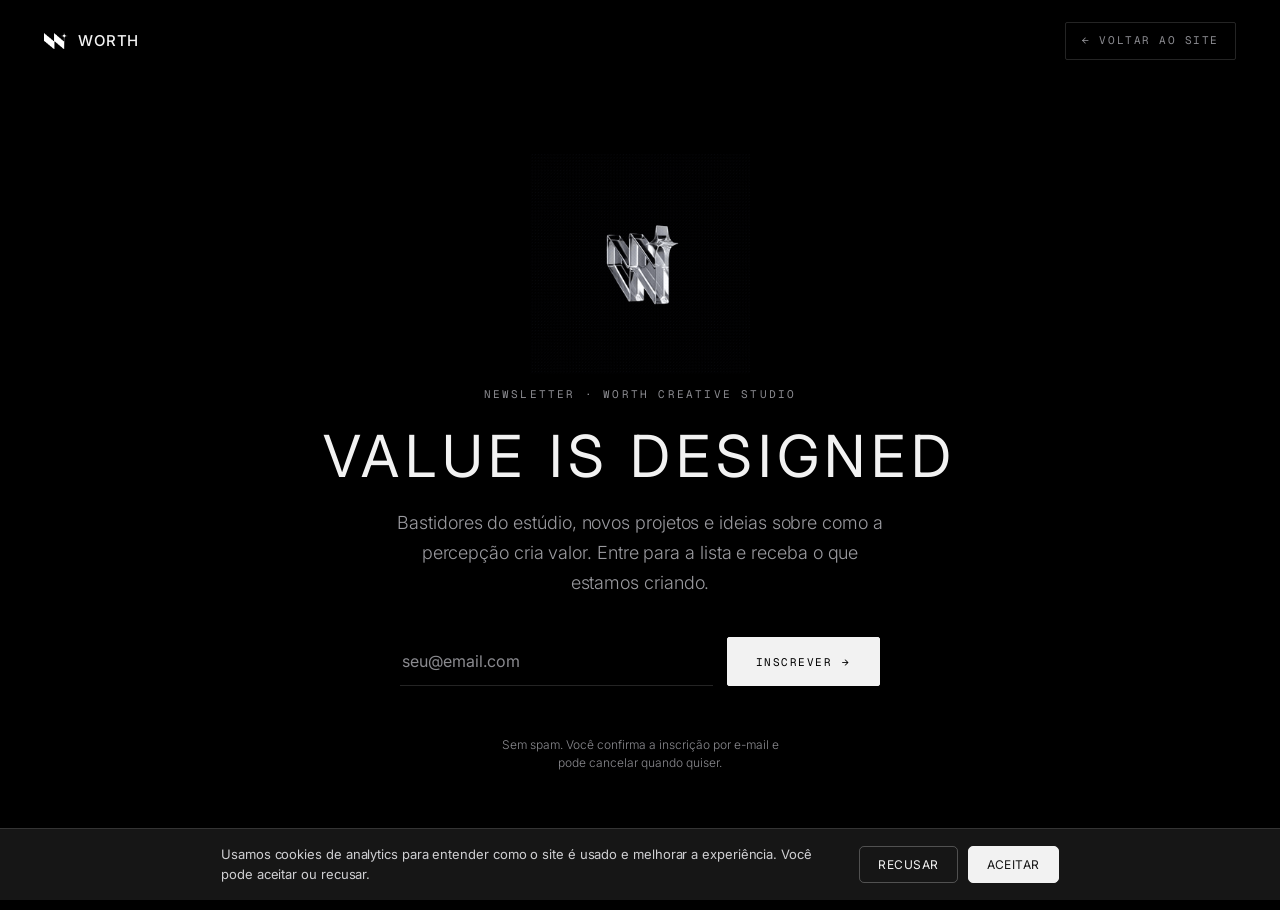
<file: newsletter/index.html>
<!DOCTYPE html>
<html lang="pt-BR">
<head>
<meta charset="UTF-8">
<!-- Google tag (gtag.js) -->
<script async src="https://www.googletagmanager.com/gtag/js?id=G-2HPTV4CGE3"></script>
<script>
  window.dataLayer = window.dataLayer || [];
  function gtag(){dataLayer.push(arguments);}
  gtag('js', new Date());
  gtag('consent', 'default', { analytics_storage: 'denied' });
  try { if (localStorage.getItem('worth-consent') === 'granted') gtag('consent', 'update', { analytics_storage: 'granted' }); } catch (e) {}
  gtag('config', 'G-2HPTV4CGE3');
</script>
<script src="/js/consent.js?v=1" defer></script>
<meta name="viewport" content="width=device-width, initial-scale=1.0">
<title>Newsletter — Worth Creative Studio</title>
<meta name="description" content="Inscreva-se na newsletter da Worth. Bastidores, projetos e o que estamos criando no estúdio.">

<meta property="og:type" content="website">
<meta property="og:site_name" content="Worth">
<meta property="og:title" content="Newsletter — Worth Creative Studio">
<meta property="og:description" content="Receba o que projetamos no estúdio. Inscreva-se na newsletter da Worth.">
<meta property="og:url" content="https://worthcreativestudio.com/newsletter">
<meta property="og:image" content="https://worthcreativestudio.com/img/og-symbol.jpg">
<meta name="twitter:card" content="summary_large_image">
<meta name="twitter:title" content="Newsletter — Worth Creative Studio">
<meta name="twitter:description" content="Receba o que projetamos no estúdio. Inscreva-se na newsletter da Worth.">
<meta name="twitter:image" content="https://worthcreativestudio.com/img/og-symbol.jpg">

<link rel="icon" type="image/png" href="/img/favicon.png">
<link rel="apple-touch-icon" href="/img/favicon.png">
<link rel="preconnect" href="https://fonts.googleapis.com">
<link rel="preconnect" href="https://fonts.gstatic.com" crossorigin>
<link href="https://fonts.googleapis.com/css2?family=Inter:wght@300;400;500&family=Geist+Mono:wght@400;500&display=swap" rel="stylesheet">
<style>
  :root{
    --black:#000;--white:#f2f2f2;--mute:#8A8A8F;--mute2:#9a9a9f;
    --line:rgba(255,255,255,.14);
    --sans:'Inter',system-ui,-apple-system,sans-serif;
    --mono:'Geist Mono','SFMono-Regular',ui-monospace,monospace;
    --ease:cubic-bezier(.22,.61,.36,1);
  }
  *{box-sizing:border-box;margin:0;padding:0}
  html{scroll-behavior:smooth}
  body{font-family:var(--sans);background:var(--black);color:var(--white);
    font-weight:400;line-height:1.6;-webkit-font-smoothing:antialiased;
    letter-spacing:-.005em;min-height:100vh;display:flex;flex-direction:column}
  a{color:inherit;text-decoration:none}
  img{display:block;max-width:100%}
  .mono{font-family:var(--mono);font-size:11px;letter-spacing:.2em;text-transform:uppercase;color:var(--mute)}

  /* NAV */
  .nav{display:flex;justify-content:space-between;align-items:center;
    padding:22px clamp(20px,4vw,44px)}
  .brand{display:flex;align-items:center;gap:10px;font-weight:500;font-size:15px;
    letter-spacing:.05em;text-transform:uppercase}
  .brand img{height:17px;width:auto}
  .nav .back{font-family:var(--mono);font-size:11px;letter-spacing:.14em;text-transform:uppercase;
    color:var(--mute);border:1px solid var(--line);border-radius:2px;padding:9px 16px;transition:.3s var(--ease)}
  .nav .back:hover{background:var(--white);color:var(--black);border-color:var(--white)}

  /* HERO */
  .wrap{flex:1;display:flex;flex-direction:column;align-items:center;justify-content:center;
    text-align:center;padding:clamp(30px,7vw,72px) clamp(22px,5vw,44px)}
  .gif{width:clamp(150px,30vw,220px);height:auto;margin-bottom:6px}
  .kick{margin-bottom:18px}
  h1{font-family:var(--sans);font-weight:400;text-transform:uppercase;letter-spacing:.1em;
    font-size:clamp(30px,6vw,58px);line-height:1.02;margin:4px 0 0}
  .lead{color:var(--mute2);font-weight:300;font-size:clamp(15px,1.8vw,18px);
    max-width:46ch;margin:22px auto 0;line-height:1.65}

  /* FORM */
  form{display:flex;gap:14px;flex-wrap:wrap;justify-content:center;align-items:stretch;
    margin:40px auto 0;width:100%;max-width:480px}
  form input{flex:1;min-width:220px;font-family:var(--sans);font-size:16px;color:var(--white);
    background:transparent;border:none;border-bottom:1px solid var(--line);border-radius:0;
    padding:14px 2px;transition:.25s}
  form input::placeholder{color:var(--mute)}
  form input:focus{outline:none;border-color:var(--white)}
  form button{font-family:var(--mono);font-size:11px;letter-spacing:.14em;text-transform:uppercase;
    background:var(--white);color:var(--black);border:1px solid var(--white);border-radius:2px;
    padding:0 28px;min-height:48px;cursor:pointer;transition:.3s var(--ease);white-space:nowrap;
    display:inline-flex;align-items:center;gap:10px}
  form button:hover{background:#d6d6da}
  form button .arr{transition:.3s var(--ease)}
  form button:hover .arr{transform:translateX(4px)}
  .msg{font-family:var(--mono);font-size:11px;letter-spacing:.14em;text-transform:uppercase;
    color:var(--mute);margin-top:22px;min-height:1.2em}
  .msg.ok{color:#9fe3b0}.msg.err{color:#e39f9f}
  .fine{color:var(--mute);font-size:12px;font-weight:300;letter-spacing:0;text-transform:none;
    max-width:42ch;margin:14px auto 0;line-height:1.5}

  /* FOOTER */
  footer{display:flex;justify-content:space-between;align-items:center;gap:18px;flex-wrap:wrap;
    padding:24px clamp(20px,4vw,44px);border-top:1px solid var(--line)}
  footer .socials{display:flex;gap:18px}
  footer a.sl{font-family:var(--mono);font-size:11px;letter-spacing:.14em;text-transform:uppercase;color:var(--mute);transition:.25s}
  footer a.sl:hover{color:var(--white)}
  footer .cr{font-family:var(--mono);font-size:11px;letter-spacing:.06em;color:#6E6E73}

  @media (max-width:560px){
    form button{flex:1}
    footer{justify-content:center;text-align:center}
  }
  @media (prefers-reduced-motion:reduce){*{transition:none!important}}
</style>
</head>
<body>

<nav class="nav">
  <a class="brand" href="/"><img src="/img/symbol-white.png" alt="Worth">Worth</a>
  <a class="back" href="/">← Voltar ao site</a>
</nav>

<main class="wrap">
  <img class="gif" src="/img/hero-symbol.gif" alt="Símbolo da Worth" width="220" height="220">
  <div class="kick"><span class="mono">Newsletter · Worth Creative Studio</span></div>
  <h1>Value Is Designed</h1>
  <p class="lead">Bastidores do estúdio, novos projetos e ideias sobre como a percepção cria valor. Entre para a lista e receba o que estamos criando.</p>

  <form id="newsForm" novalidate>
    <input type="email" name="email" placeholder="seu@email.com" required aria-label="E-mail">
    <button type="submit">Inscrever <span class="arr">→</span></button>
  </form>
  <p class="msg" id="newsMsg" role="status" aria-live="polite"></p>
  <p class="fine">Sem spam. Você confirma a inscrição por e-mail e pode cancelar quando quiser.</p>
</main>

<footer>
  <div class="cr">© 2026 Worth Creative Studio · Value Is Designed</div>
  <div class="socials">
    <a class="sl" href="https://www.instagram.com/worth.creativestudio/" target="_blank" rel="noopener">Instagram</a>
    <a class="sl" href="https://www.linkedin.com/company/worth-creative-studio/about/?viewAsMember=true" target="_blank" rel="noopener">LinkedIn</a>
    <a class="sl" href="https://www.behance.net/williamoribes" target="_blank" rel="noopener">Behance</a>
  </div>
</footer>

<script>
(function(){
  var form=document.getElementById('newsForm');
  var msg=document.getElementById('newsMsg');
  var ML='https://assets.mailerlite.com/jsonp/2455097/forms/190626709520779256/subscribe';
  function say(txt,cls){msg.className='msg '+(cls||'');msg.textContent=txt;}
  form.addEventListener('submit',function(e){
    e.preventDefault();
    var email=(form.email.value||'').trim();
    if(!/^[^@\s]+@[^@\s]+\.[^@\s]+$/.test(email)){say('E-mail inválido.','err');return;}
    var btn=form.querySelector('button');btn.disabled=true;
    say('Enviando…','');
    var fd=new FormData();fd.append('fields[email]',email);fd.append('ml-submit','1');fd.append('anticsrf','true');
    fetch(ML,{method:'POST',body:fd,mode:'no-cors'}).then(function(){
      form.reset();btn.disabled=false;
      say('Quase lá — confirme no seu e-mail.','ok');
      try{gtag('event','newsletter_signup',{method:'landing'});}catch(e){}
    }).catch(function(){
      btn.disabled=false;say('Algo deu errado. Tente novamente.','err');
    });
  });
})();
</script>
</body>
</html>
</file>
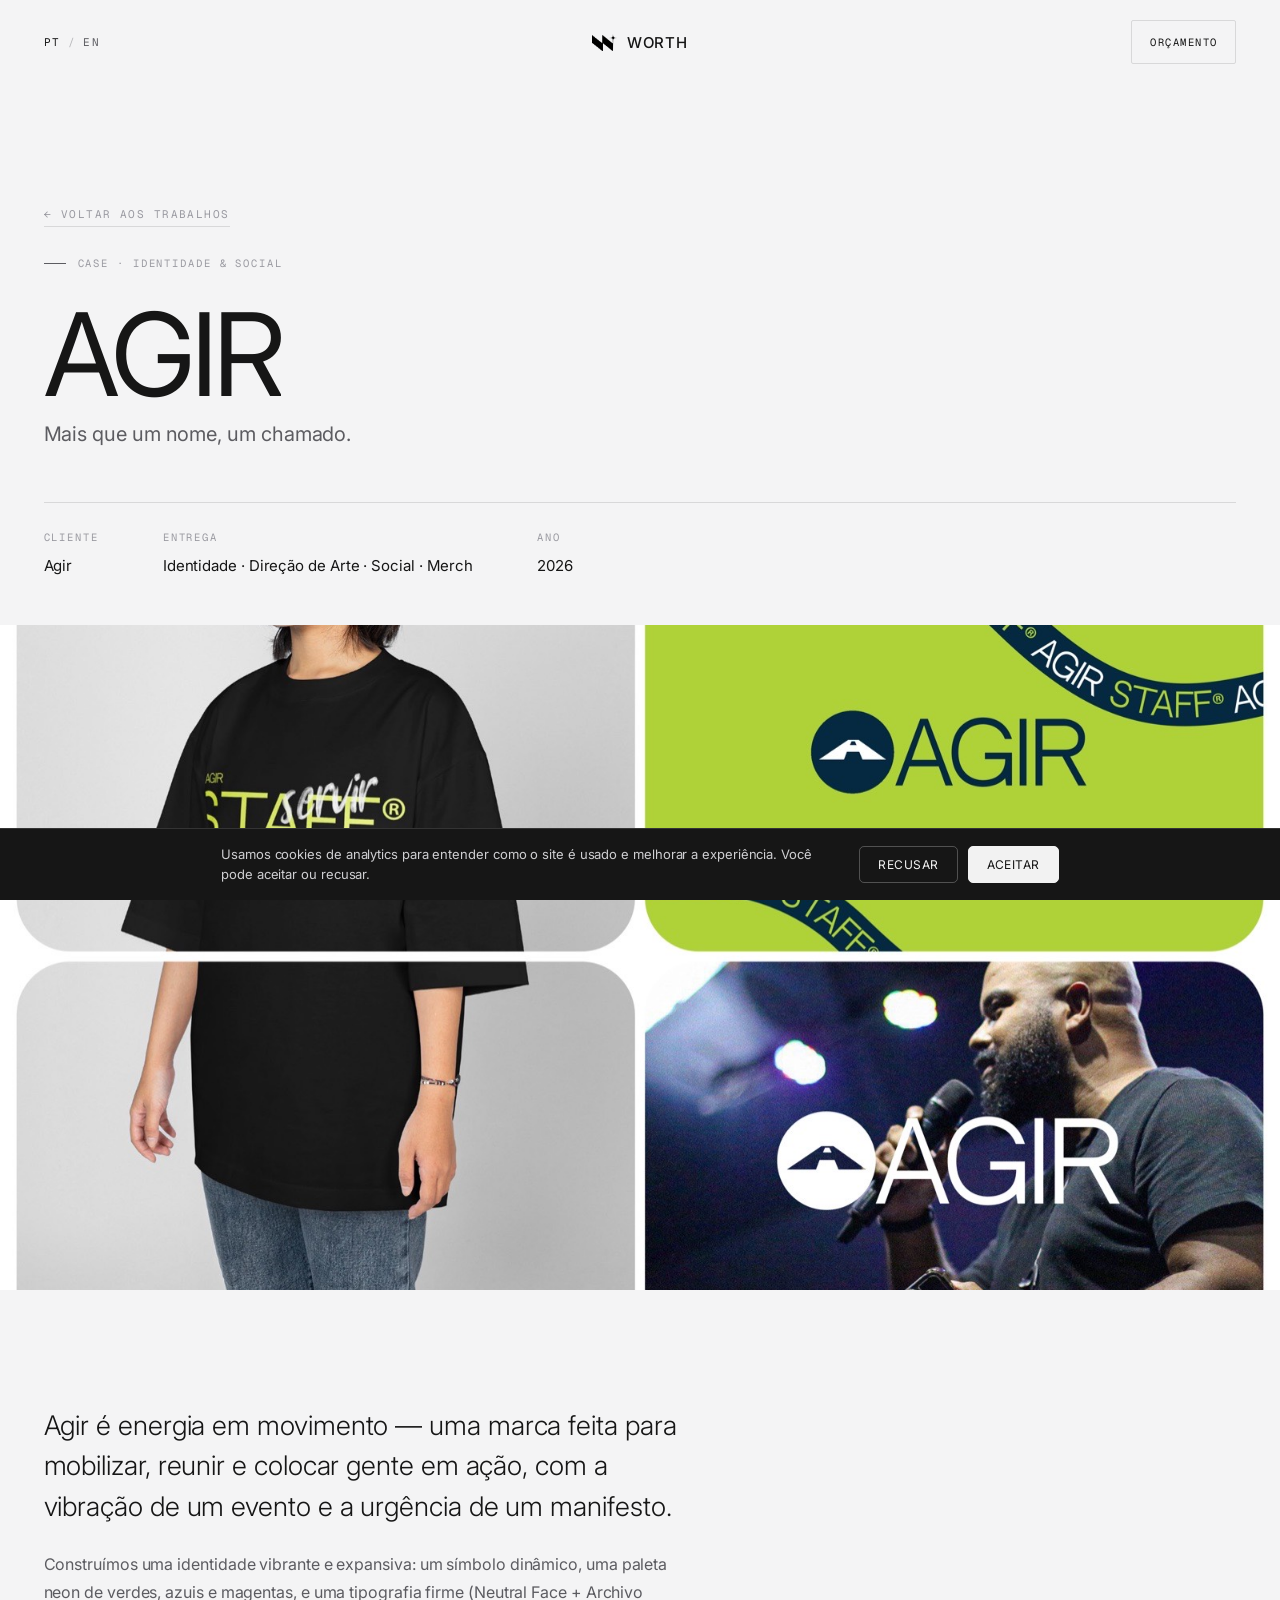
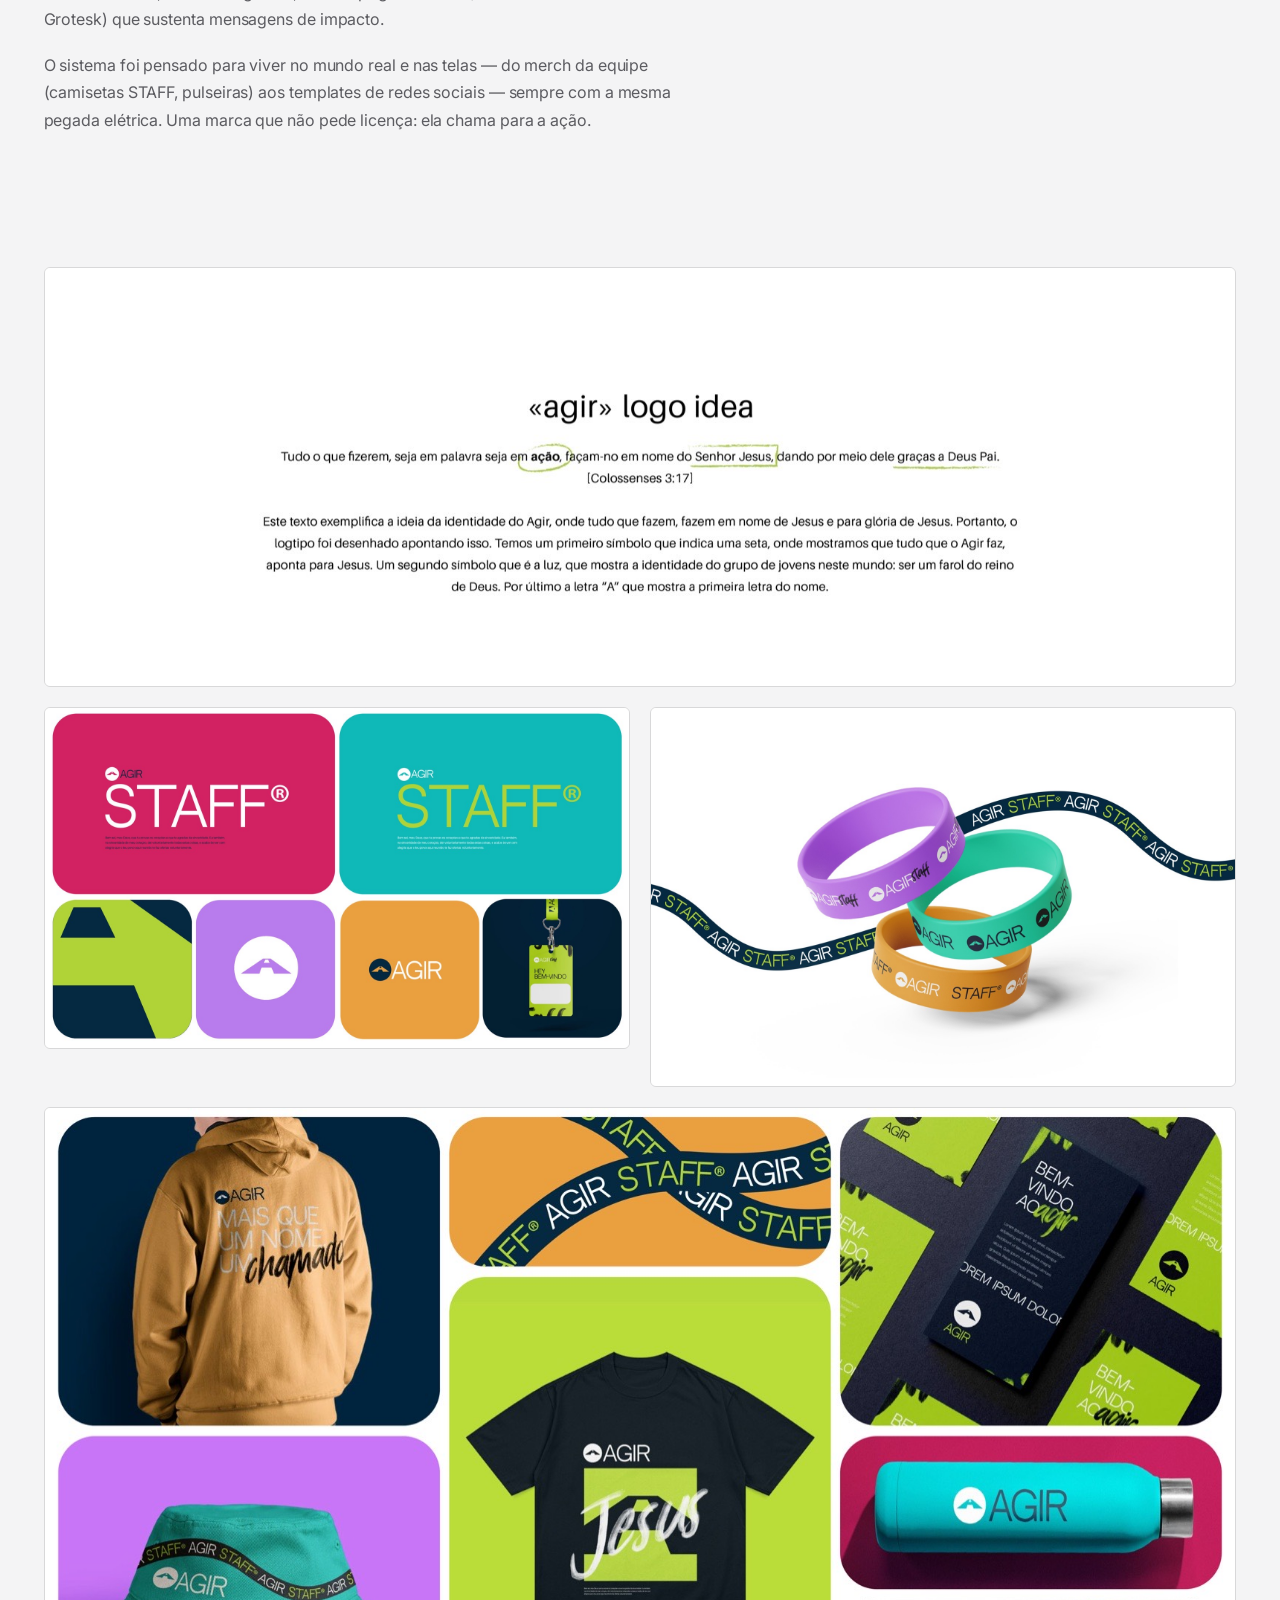
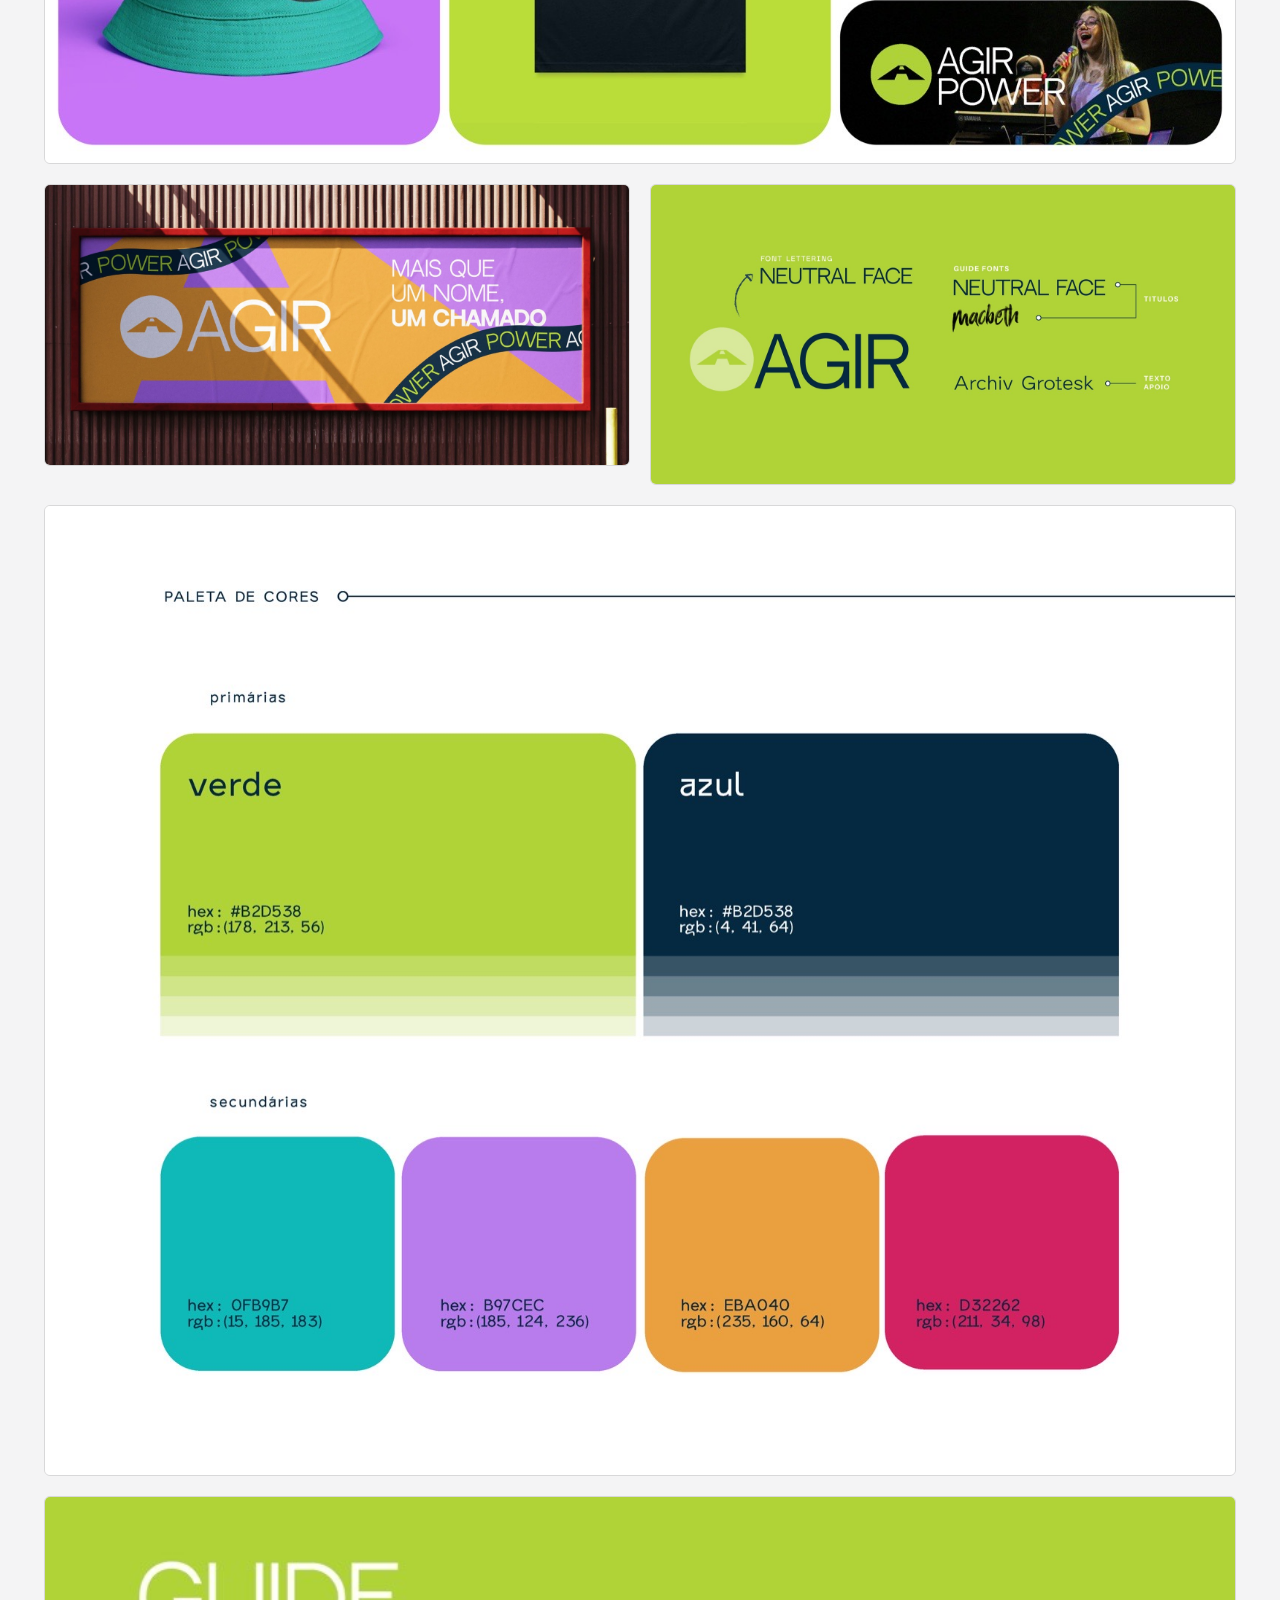
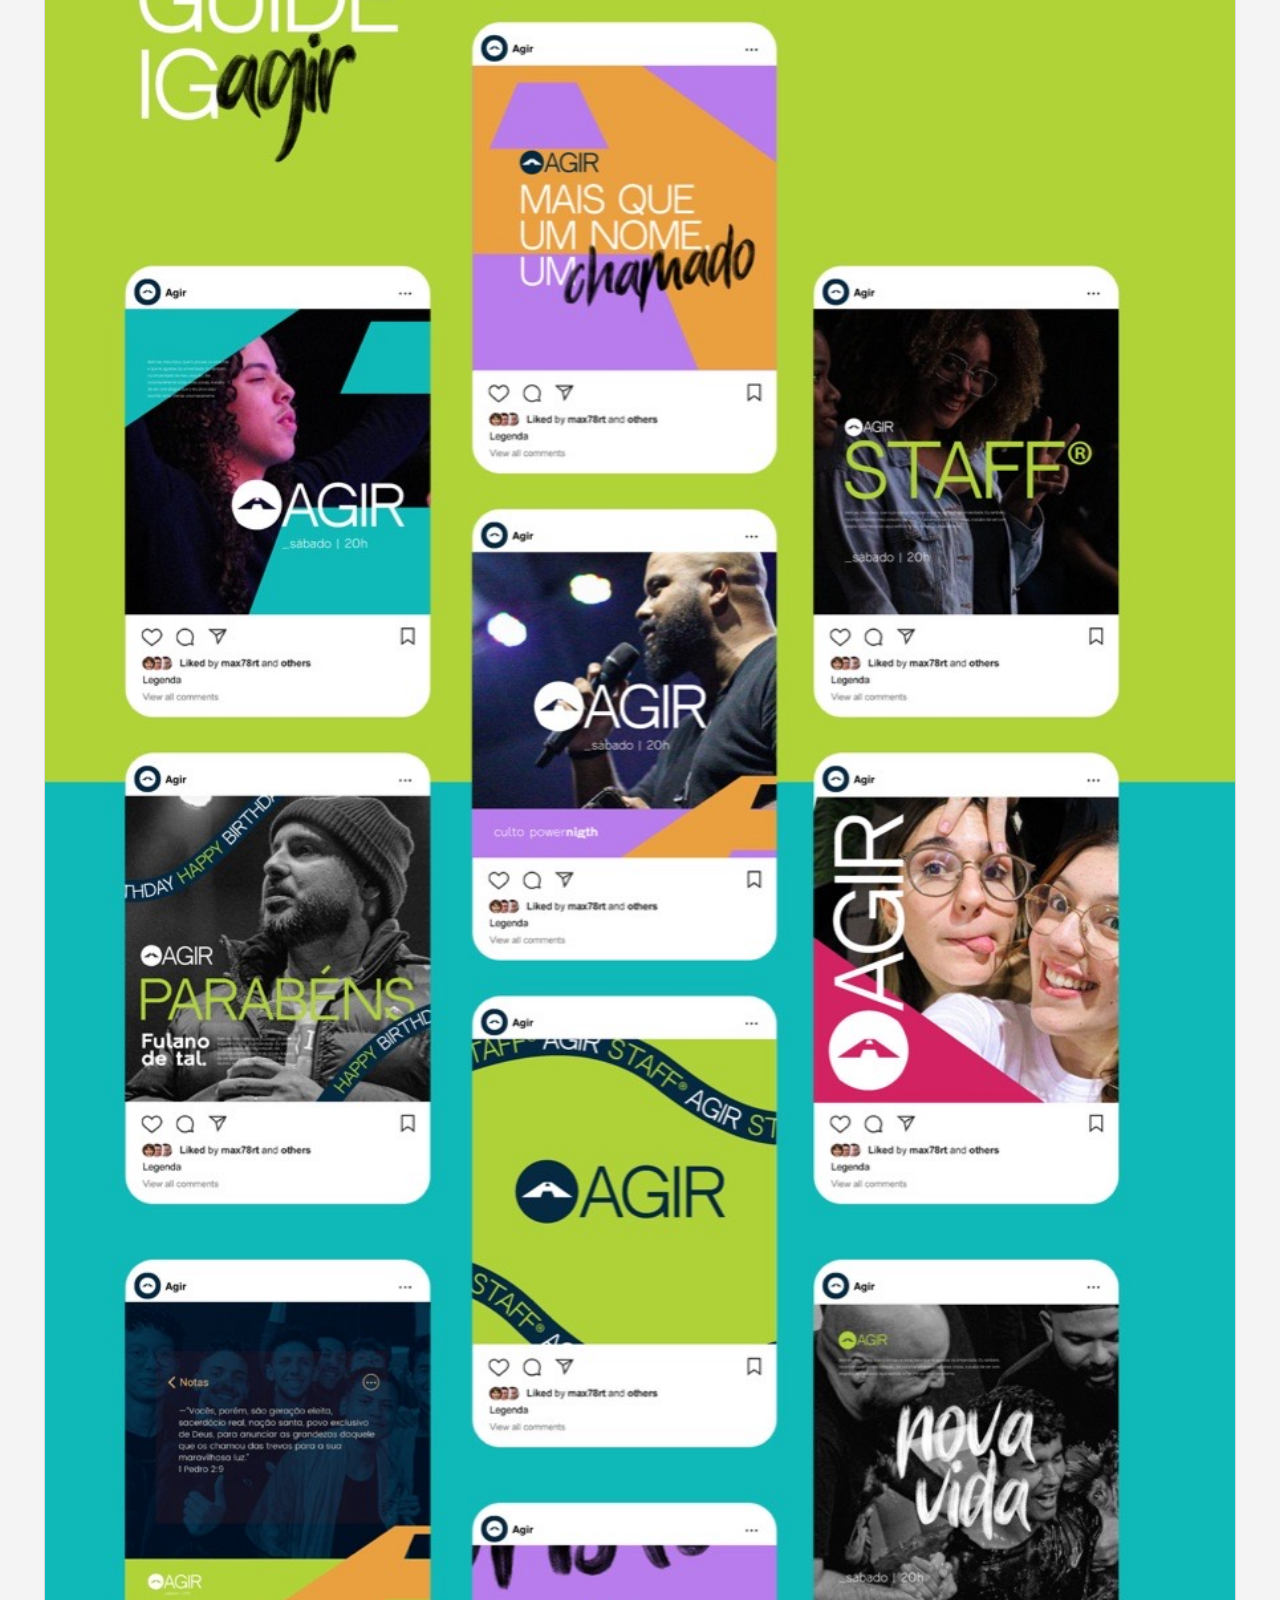
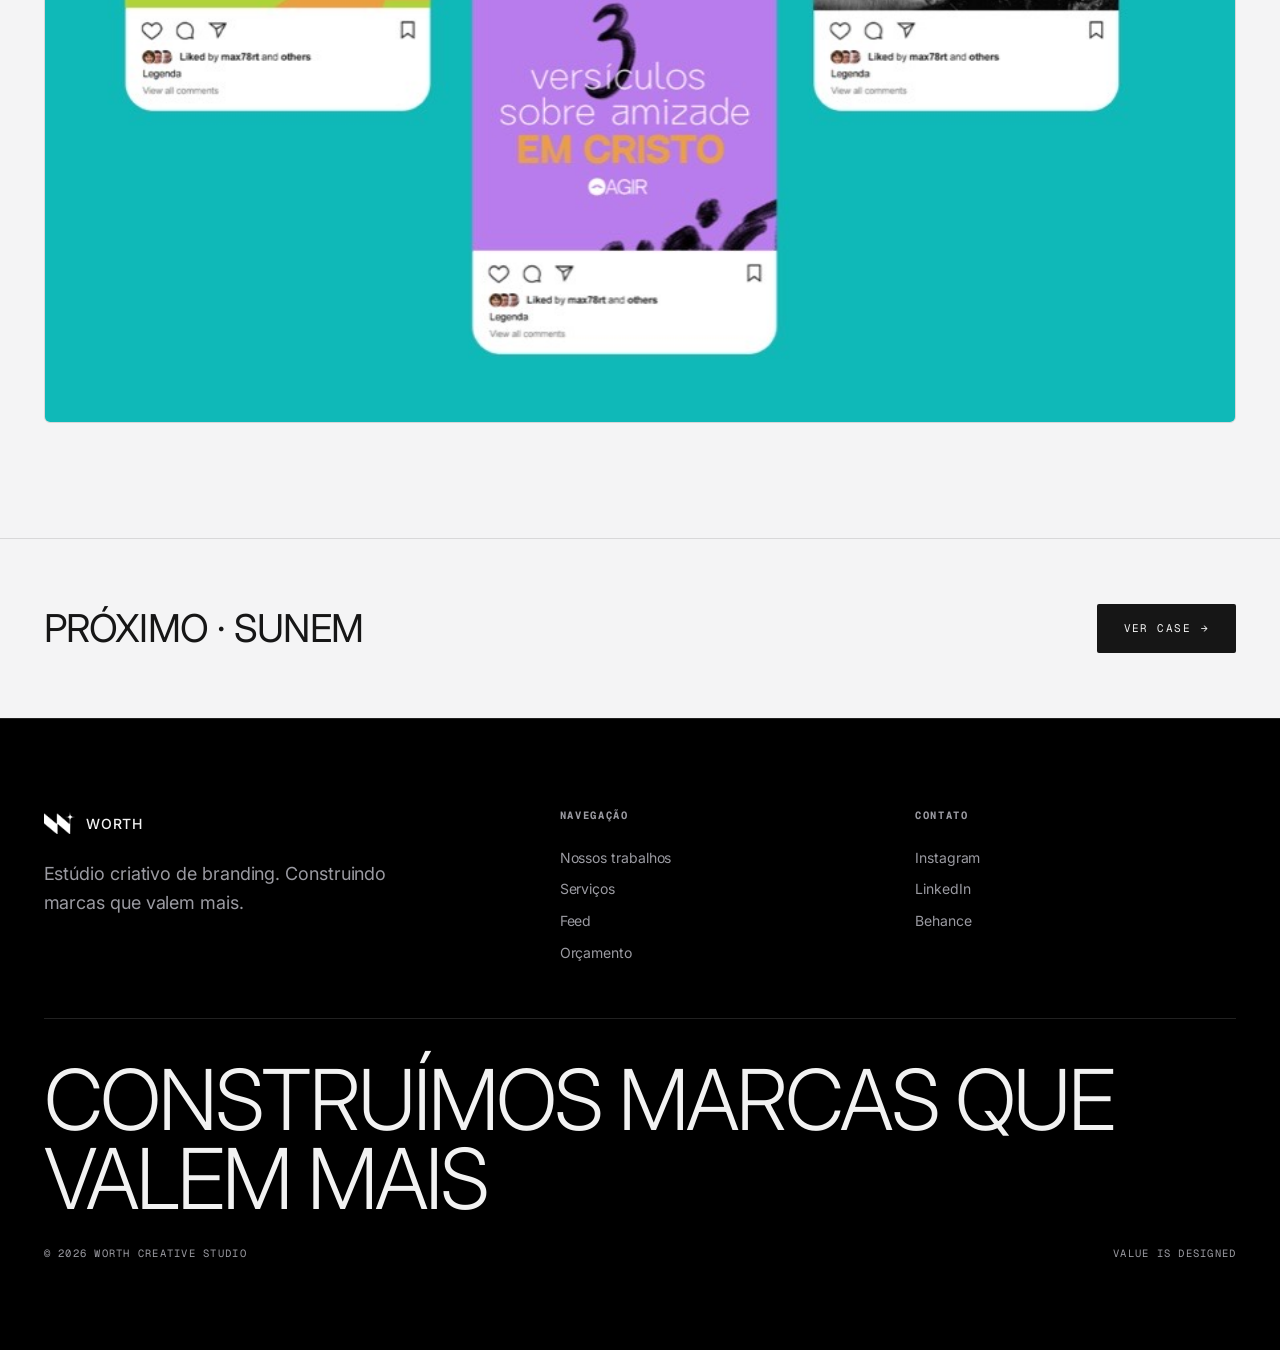
<file: case-agir.html>
<!DOCTYPE html>
<html lang="pt-BR">
<head>
<meta charset="UTF-8">
<!-- Google tag (gtag.js) -->
<script async src="https://www.googletagmanager.com/gtag/js?id=G-2HPTV4CGE3"></script>
<script>
  window.dataLayer = window.dataLayer || [];
  function gtag(){dataLayer.push(arguments);}
  gtag('js', new Date());
  gtag('consent', 'default', { analytics_storage: 'denied' });
  try { if (localStorage.getItem('worth-consent') === 'granted') gtag('consent', 'update', { analytics_storage: 'granted' }); } catch (e) {}
  gtag('config', 'G-2HPTV4CGE3');
</script>
<script src="js/consent.js?v=1" defer></script>
<meta name="viewport" content="width=device-width, initial-scale=1.0">
<title>Worth — Case Agir</title>
<meta name="description" content="Case Agir — identidade visual vibrante, direção de arte e social por Worth.">
<link rel="icon" type="image/png" href="img/favicon.png">
<link rel="preconnect" href="https://fonts.googleapis.com">
<link rel="preconnect" href="https://fonts.gstatic.com" crossorigin>
<link href="https://fonts.googleapis.com/css2?family=Inter:wght@300;400;500&family=Geist+Mono:wght@400;500&display=swap" rel="stylesheet">
<link rel="stylesheet" href="css/worth.css?v=29">
</head>
<body class="case-light">

<nav class="nav">
  <button class="langtog" type="button" aria-label="Idioma / Language"><span class="lt on" data-l="pt">PT</span><span class="lt-sep">/</span><span class="lt" data-l="en">EN</span></button>
  <a class="brand" href="index.html"><img src="img/symbol-white.png" alt="Worth">Worth</a>
  <a class="nav-cta" href="index.html#contato">Orçamento</a>
</nav>

<header class="case-hero">
  <div class="wrap">
    <a class="tlink" href="index.html#work"><span class="arr">←</span> Voltar aos trabalhos</a>
    <div class="kicker"><span class="mono">Case · Identidade & Social</span></div>
    <h1 class="case-title am">Agir</h1>
    <p class="case-sub">Mais que um nome, um chamado.</p>
    <div class="case-meta">
      <div><span class="mono">Cliente</span><p>Agir</p></div>
      <div><span class="mono">Entrega</span><p>Identidade · Direção de Arte · Social · Merch</p></div>
      <div><span class="mono">Ano</span><p>2026</p></div>
    </div>
  </div>
</header>

<section class="case-cover"><img src="img/cases/agir-1.jpg" alt="Agir — aplicações"></section>

<section class="sec case-body">
  <div class="wrap">
    <div class="case-text">
      <p class="lead rv">Agir é energia em movimento — uma marca feita para mobilizar, reunir e colocar gente em ação, com a vibração de um evento e a urgência de um manifesto.</p>
      <p class="rv">Construímos uma identidade vibrante e expansiva: um símbolo dinâmico, uma paleta neon de verdes, azuis e magentas, e uma tipografia firme (Neutral Face + Archivo Grotesk) que sustenta mensagens de impacto.</p>
      <p class="rv">O sistema foi pensado para viver no mundo real e nas telas — do merch da equipe (camisetas STAFF, pulseiras) aos templates de redes sociais — sempre com a mesma pegada elétrica. Uma marca que não pede licença: ela chama para a ação.</p>
    </div>
  </div>
</section>

<section class="sec case-gallery" style="padding-top:0">
  <div class="wrap">
    <div class="cg-grid">
      <img class="full rv" src="img/cases/agir-2.jpg" alt="Agir">
      <img class="rv" src="img/cases/agir-3.jpg" alt="Agir">
      <img class="rv" src="img/cases/agir-4.jpg" alt="Agir">
      <img class="full rv" src="img/cases/agir-5.jpg" alt="Agir">
      <img class="rv" src="img/cases/agir-6.jpg" alt="Agir">
      <img class="rv" src="img/cases/agir-7.jpg" alt="Agir">
      <img class="full rv" src="img/cases/agir-8.jpg" alt="Agir">
      <img class="full rv" src="img/cases/agir-9.jpg" alt="Agir">
    </div>
  </div>
</section>

<section class="case-next">
  <div class="wrap">
    <h3>Próximo · Sunem</h3>
    <a class="btn btn-fill" href="case-sunem.html">Ver case <span class="arr">→</span></a>
  </div>
</section>

<footer class="foot">
  <div class="wrap">
    <div class="top">
      <div><a class="brand" href="index.html"><img src="img/symbol-white.png" alt="">Worth</a>
        <p class="lead" style="margin-top:18px;max-width:32ch">Estúdio criativo de branding. Construindo marcas que valem mais.</p></div>
      <div><h4>Navegação</h4><a href="index.html#work">Nossos trabalhos</a><a href="index.html#servicos">Serviços</a><a href="index.html#feed">Feed</a><a href="index.html#contato">Orçamento</a></div>
      <div><h4>Contato</h4><a href="https://www.instagram.com/worth.creativestudio/" target="_blank" rel="noopener">Instagram</a><a href="https://www.linkedin.com/company/worth-creative-studio/about/?viewAsMember=true" target="_blank" rel="noopener">LinkedIn</a><a href="https://www.behance.net/williamoribes" target="_blank" rel="noopener">Behance</a></div>
    </div>
    <div class="big">Construímos marcas que valem mais</div>
    <div class="bot"><span>© 2026 Worth Creative Studio</span><span>Value Is Designed</span></div>
  </div>
</footer>

<script src="js/worth.js?v=16"></script>
</body>
</html>
</file>
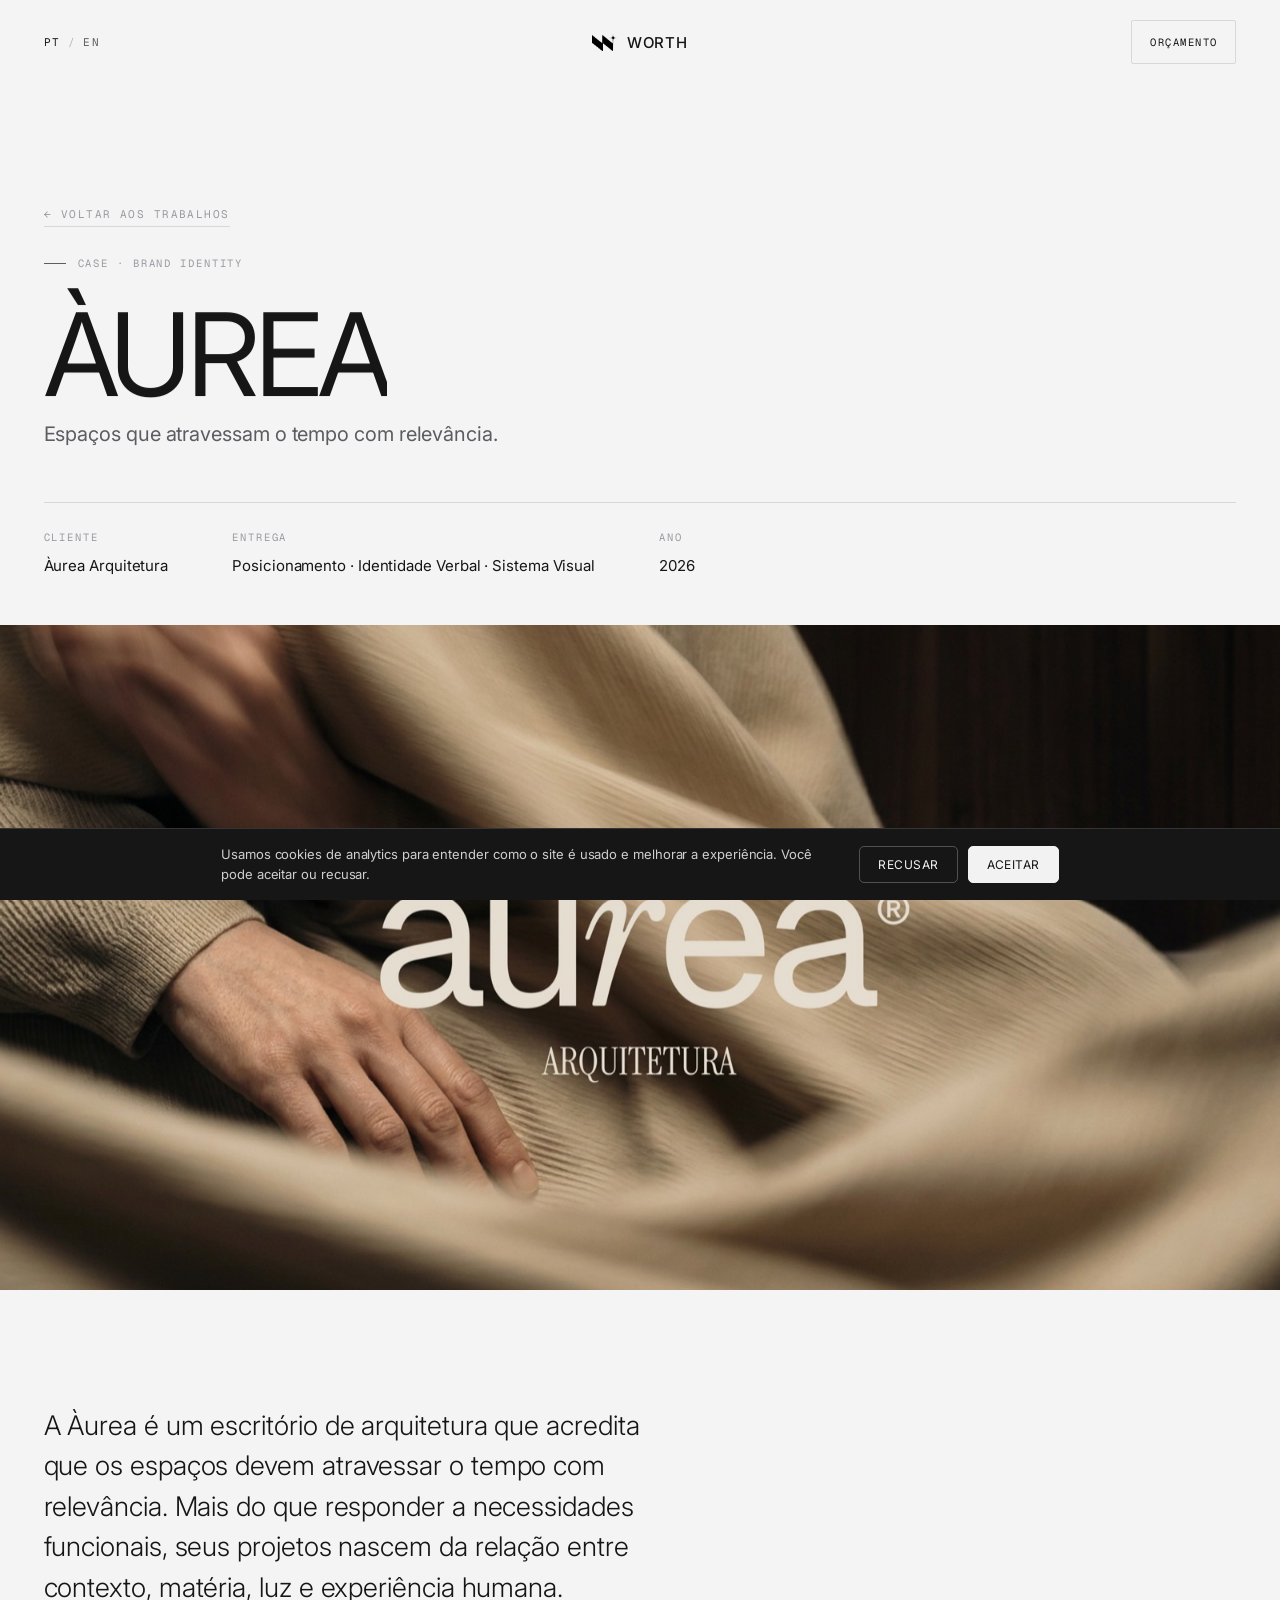
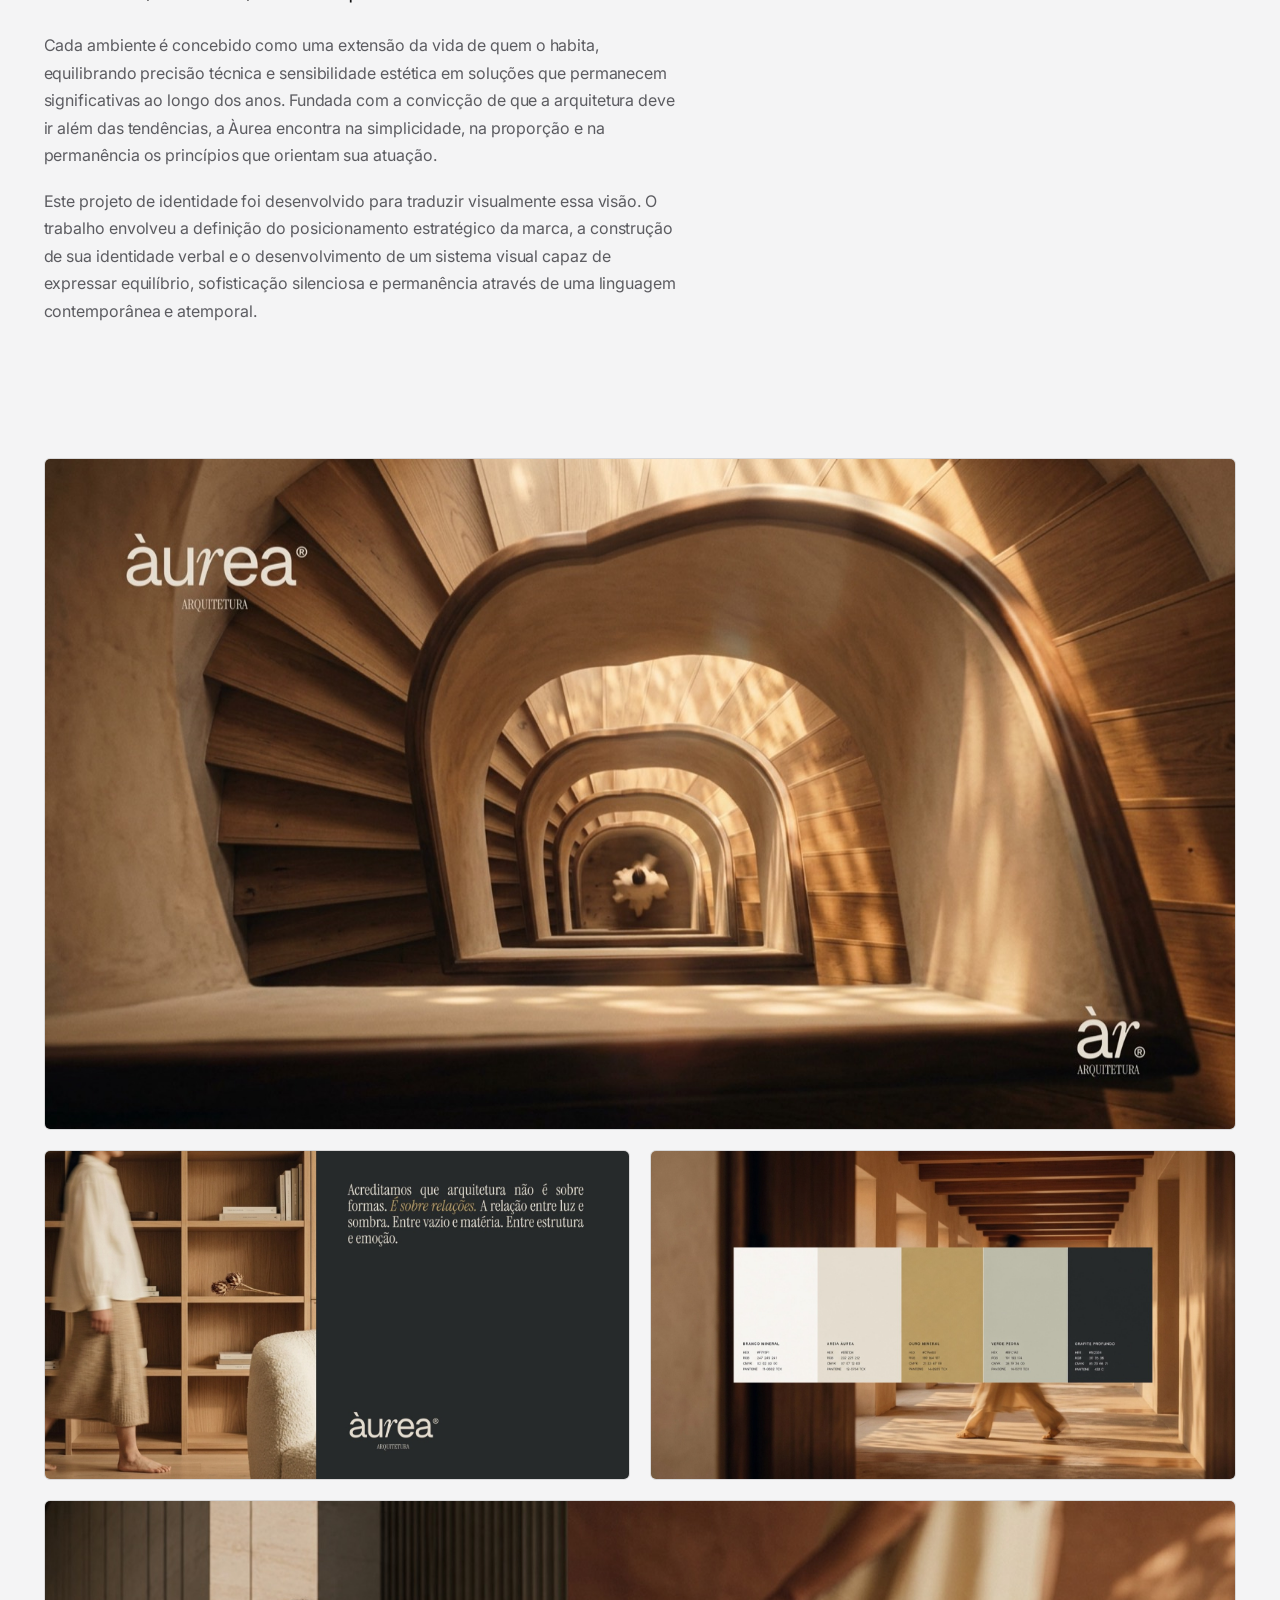
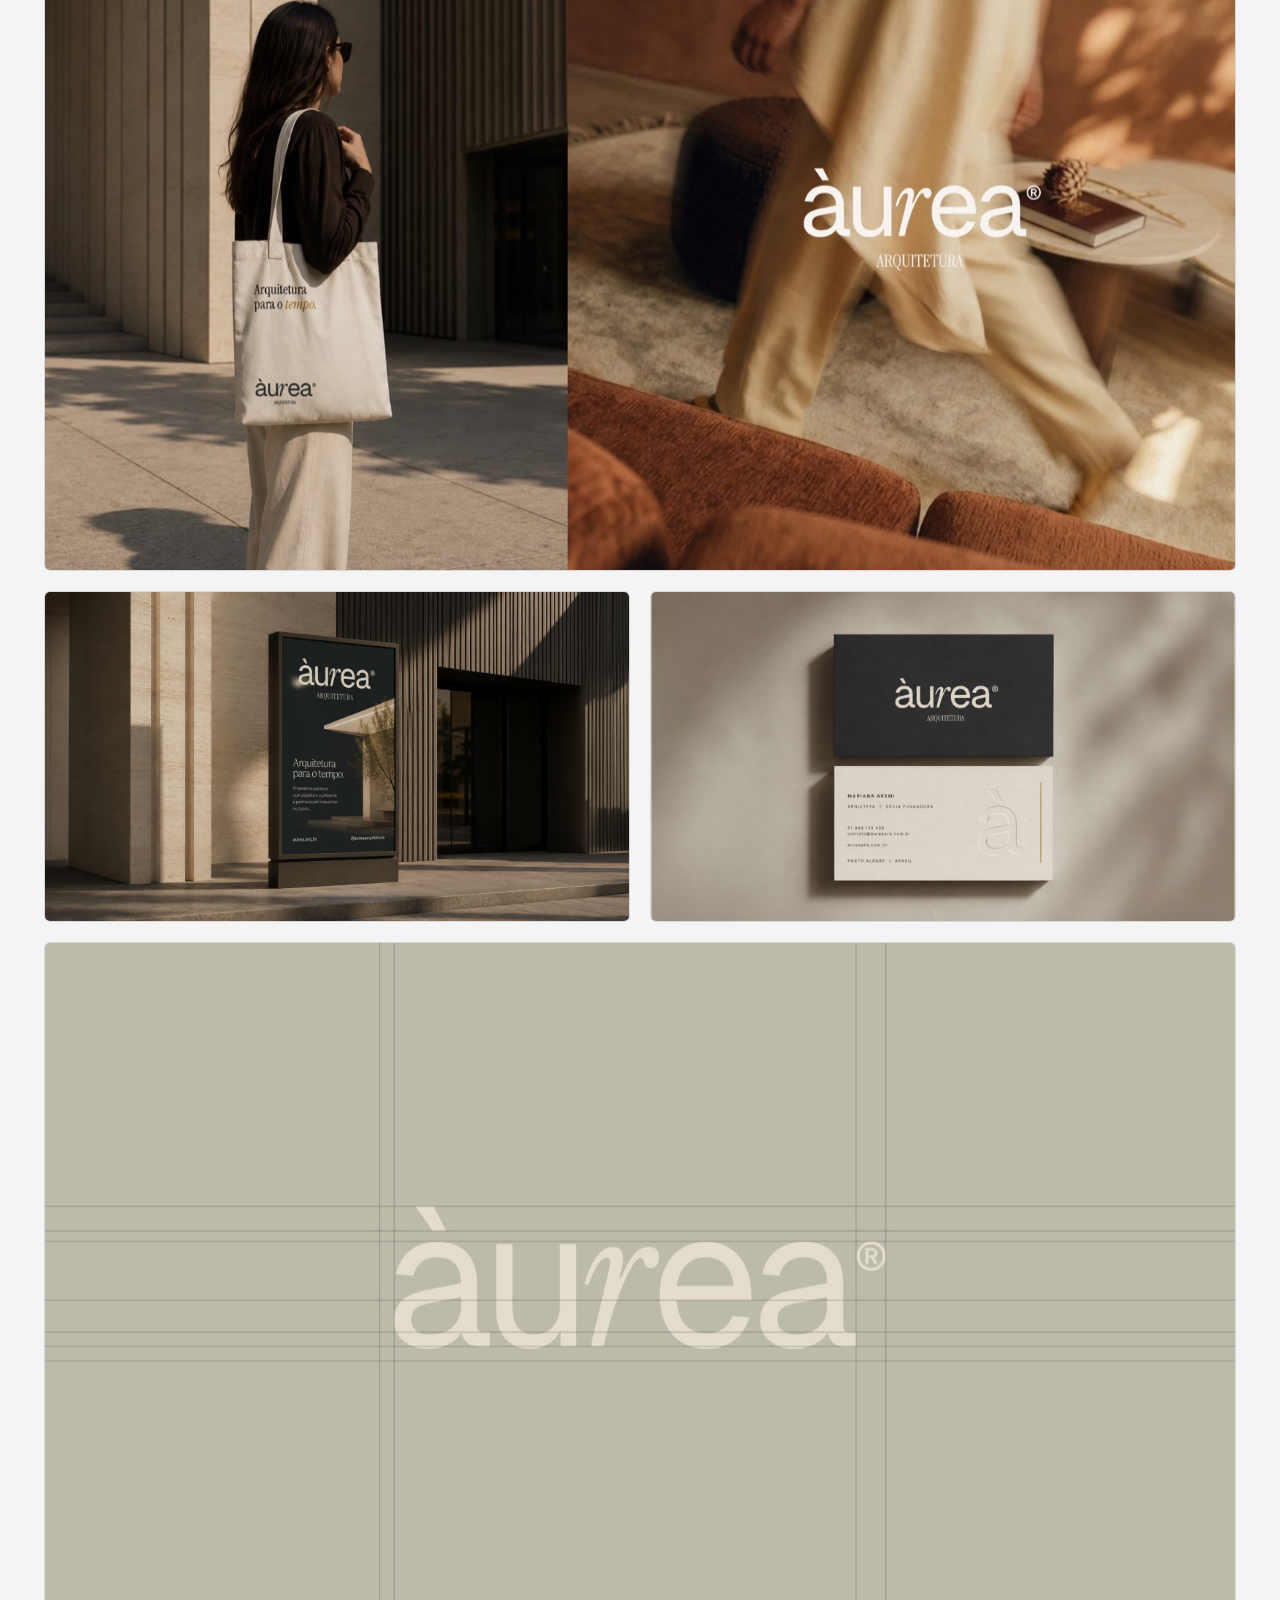
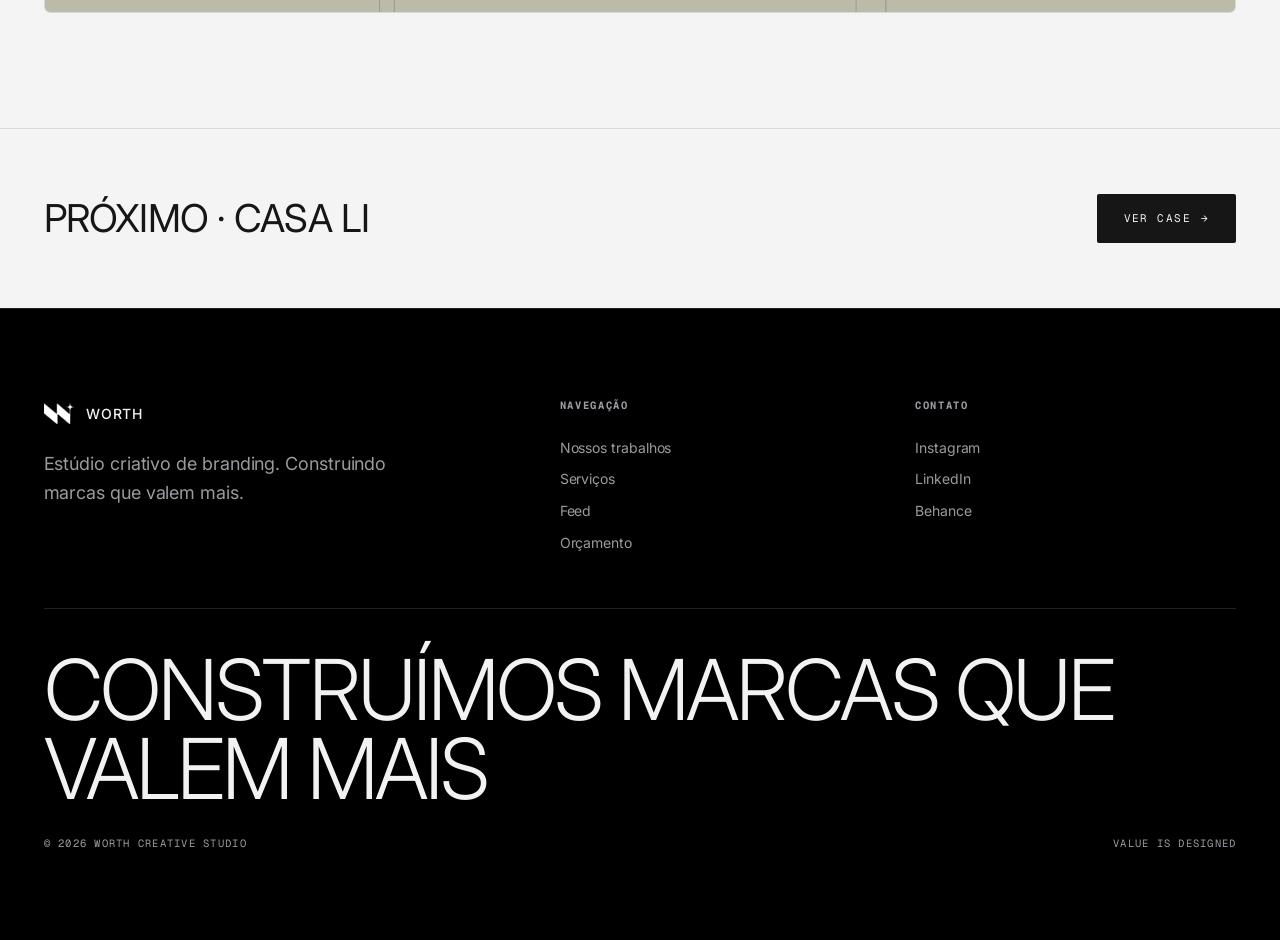
<file: case-aurea.html>
<!DOCTYPE html>
<html lang="pt-BR">
<head>
<meta charset="UTF-8">
<!-- Google tag (gtag.js) -->
<script async src="https://www.googletagmanager.com/gtag/js?id=G-2HPTV4CGE3"></script>
<script>
  window.dataLayer = window.dataLayer || [];
  function gtag(){dataLayer.push(arguments);}
  gtag('js', new Date());
  gtag('consent', 'default', { analytics_storage: 'denied' });
  try { if (localStorage.getItem('worth-consent') === 'granted') gtag('consent', 'update', { analytics_storage: 'granted' }); } catch (e) {}
  gtag('config', 'G-2HPTV4CGE3');
</script>
<script src="js/consent.js?v=1" defer></script>
<meta name="viewport" content="width=device-width, initial-scale=1.0">
<title>Worth — Case Àurea</title>
<meta name="description" content="Case Àurea Arquitetura — identidade de marca, posicionamento e sistema visual por Worth.">
<link rel="icon" type="image/png" href="img/favicon.png">
<link rel="preconnect" href="https://fonts.googleapis.com">
<link rel="preconnect" href="https://fonts.gstatic.com" crossorigin>
<link href="https://fonts.googleapis.com/css2?family=Inter:wght@300;400;500&family=Geist+Mono:wght@400;500&display=swap" rel="stylesheet">
<link rel="stylesheet" href="css/worth.css?v=29">
</head>
<body class="case-light">

<nav class="nav">
  <button class="langtog" type="button" aria-label="Idioma / Language"><span class="lt on" data-l="pt">PT</span><span class="lt-sep">/</span><span class="lt" data-l="en">EN</span></button>
  <a class="brand" href="index.html"><img src="img/symbol-white.png" alt="Worth">Worth</a>
  <a class="nav-cta" href="index.html#contato">Orçamento</a>
</nav>

<header class="case-hero">
  <div class="wrap">
    <a class="tlink" href="index.html#work"><span class="arr">←</span> Voltar aos trabalhos</a>
    <div class="kicker"><span class="mono">Case · Brand Identity</span></div>
    <h1 class="case-title am">Àurea</h1>
    <p class="case-sub">Espaços que atravessam o tempo com relevância.</p>
    <div class="case-meta">
      <div><span class="mono">Cliente</span><p>Àurea Arquitetura</p></div>
      <div><span class="mono">Entrega</span><p>Posicionamento · Identidade Verbal · Sistema Visual</p></div>
      <div><span class="mono">Ano</span><p>2026</p></div>
    </div>
  </div>
</header>

<section class="case-cover"><img src="img/cases/aurea-cover.jpg" alt="Àurea Arquitetura — identidade"></section>

<section class="sec case-body">
  <div class="wrap">
    <div class="case-text">
      <p class="lead rv">A Àurea é um escritório de arquitetura que acredita que os espaços devem atravessar o tempo com relevância. Mais do que responder a necessidades funcionais, seus projetos nascem da relação entre contexto, matéria, luz e experiência humana.</p>
      <p class="rv">Cada ambiente é concebido como uma extensão da vida de quem o habita, equilibrando precisão técnica e sensibilidade estética em soluções que permanecem significativas ao longo dos anos. Fundada com a convicção de que a arquitetura deve ir além das tendências, a Àurea encontra na simplicidade, na proporção e na permanência os princípios que orientam sua atuação.</p>
      <p class="rv">Este projeto de identidade foi desenvolvido para traduzir visualmente essa visão. O trabalho envolveu a definição do posicionamento estratégico da marca, a construção de sua identidade verbal e o desenvolvimento de um sistema visual capaz de expressar equilíbrio, sofisticação silenciosa e permanência através de uma linguagem contemporânea e atemporal.</p>
    </div>
  </div>
</section>

<section class="sec case-gallery" style="padding-top:0">
  <div class="wrap">
    <div class="cg-grid">
      <img class="full rv" src="img/cases/aurea-1.jpg" alt="Àurea">
      <img class="rv" src="img/cases/aurea-2.jpg" alt="Àurea">
      <img class="rv" src="img/cases/aurea-3.jpg" alt="Àurea">
      <img class="full rv" src="img/cases/aurea-4.jpg" alt="Àurea">
      <img class="rv" src="img/cases/aurea-5.jpg" alt="Àurea">
      <img class="rv" src="img/cases/aurea-6.jpg" alt="Àurea">
      <img class="full rv" src="img/cases/aurea-7.jpg" alt="Àurea">
    </div>
  </div>
</section>

<section class="case-next">
  <div class="wrap">
    <h3>Próximo · Casa Li</h3>
    <a class="btn btn-fill" href="case-casali.html">Ver case <span class="arr">→</span></a>
  </div>
</section>

<footer class="foot">
  <div class="wrap">
    <div class="top">
      <div><a class="brand" href="index.html"><img src="img/symbol-white.png" alt="">Worth</a>
        <p class="lead" style="margin-top:18px;max-width:32ch">Estúdio criativo de branding. Construindo marcas que valem mais.</p></div>
      <div><h4>Navegação</h4><a href="index.html#work">Nossos trabalhos</a><a href="index.html#servicos">Serviços</a><a href="index.html#feed">Feed</a><a href="index.html#contato">Orçamento</a></div>
      <div><h4>Contato</h4><a href="https://www.instagram.com/worth.creativestudio/" target="_blank" rel="noopener">Instagram</a><a href="https://www.linkedin.com/company/worth-creative-studio/about/?viewAsMember=true" target="_blank" rel="noopener">LinkedIn</a><a href="https://www.behance.net/williamoribes" target="_blank" rel="noopener">Behance</a></div>
    </div>
    <div class="big">Construímos marcas que valem mais</div>
    <div class="bot"><span>© 2026 Worth Creative Studio</span><span>Value Is Designed</span></div>
  </div>
</footer>

<script src="js/worth.js?v=16"></script>
</body>
</html>
</file>
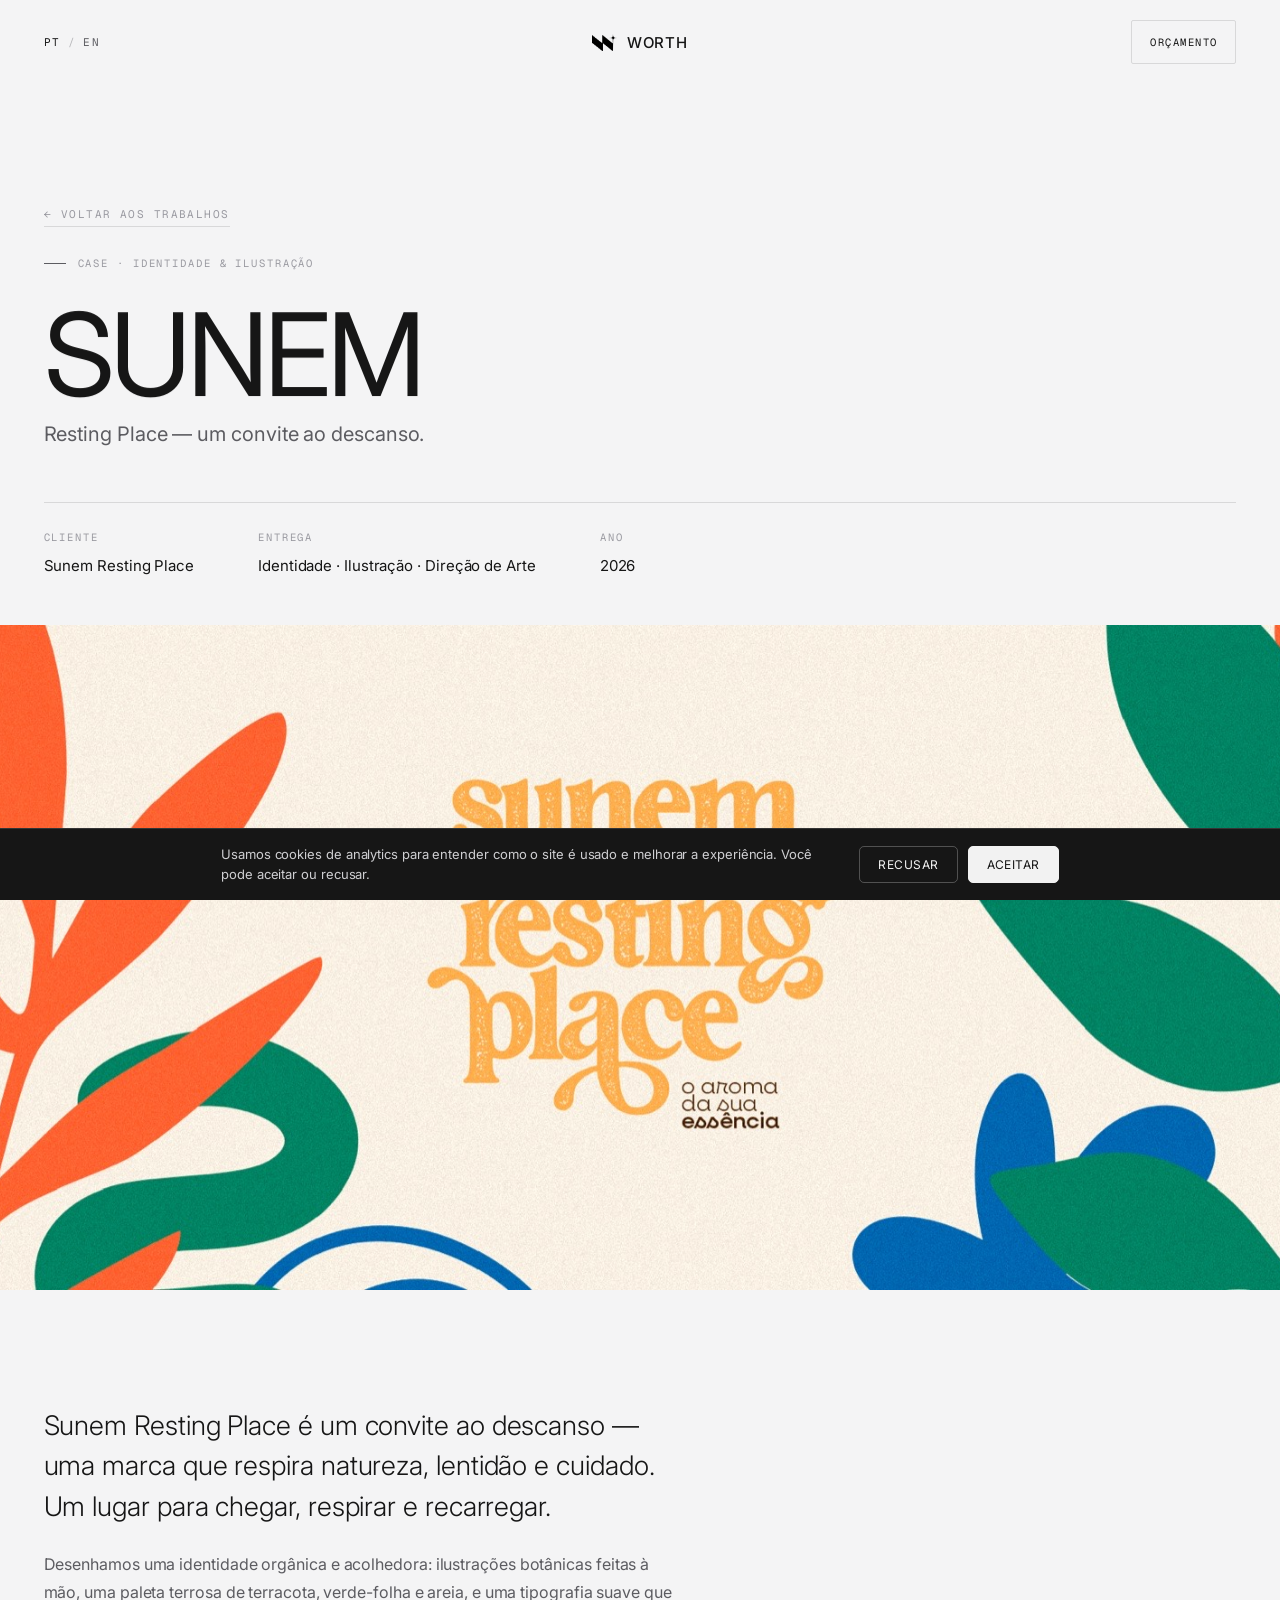
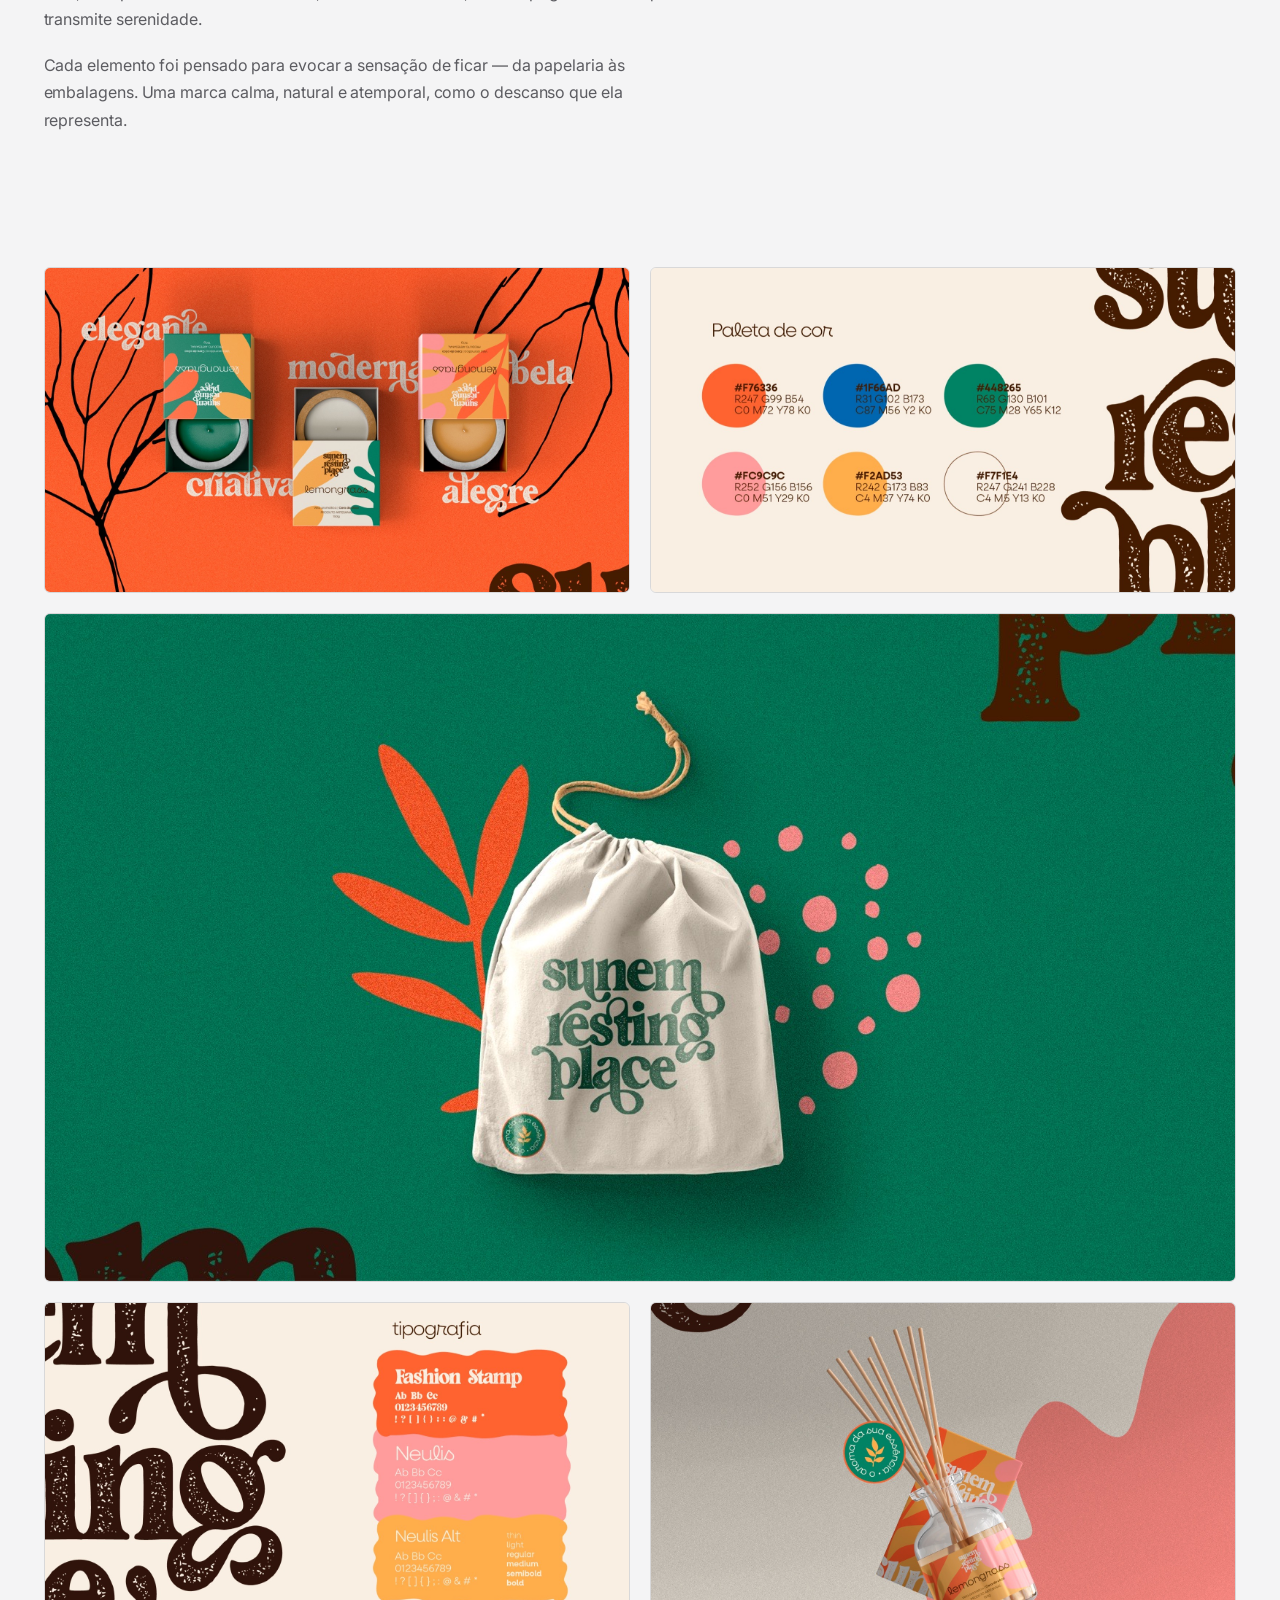
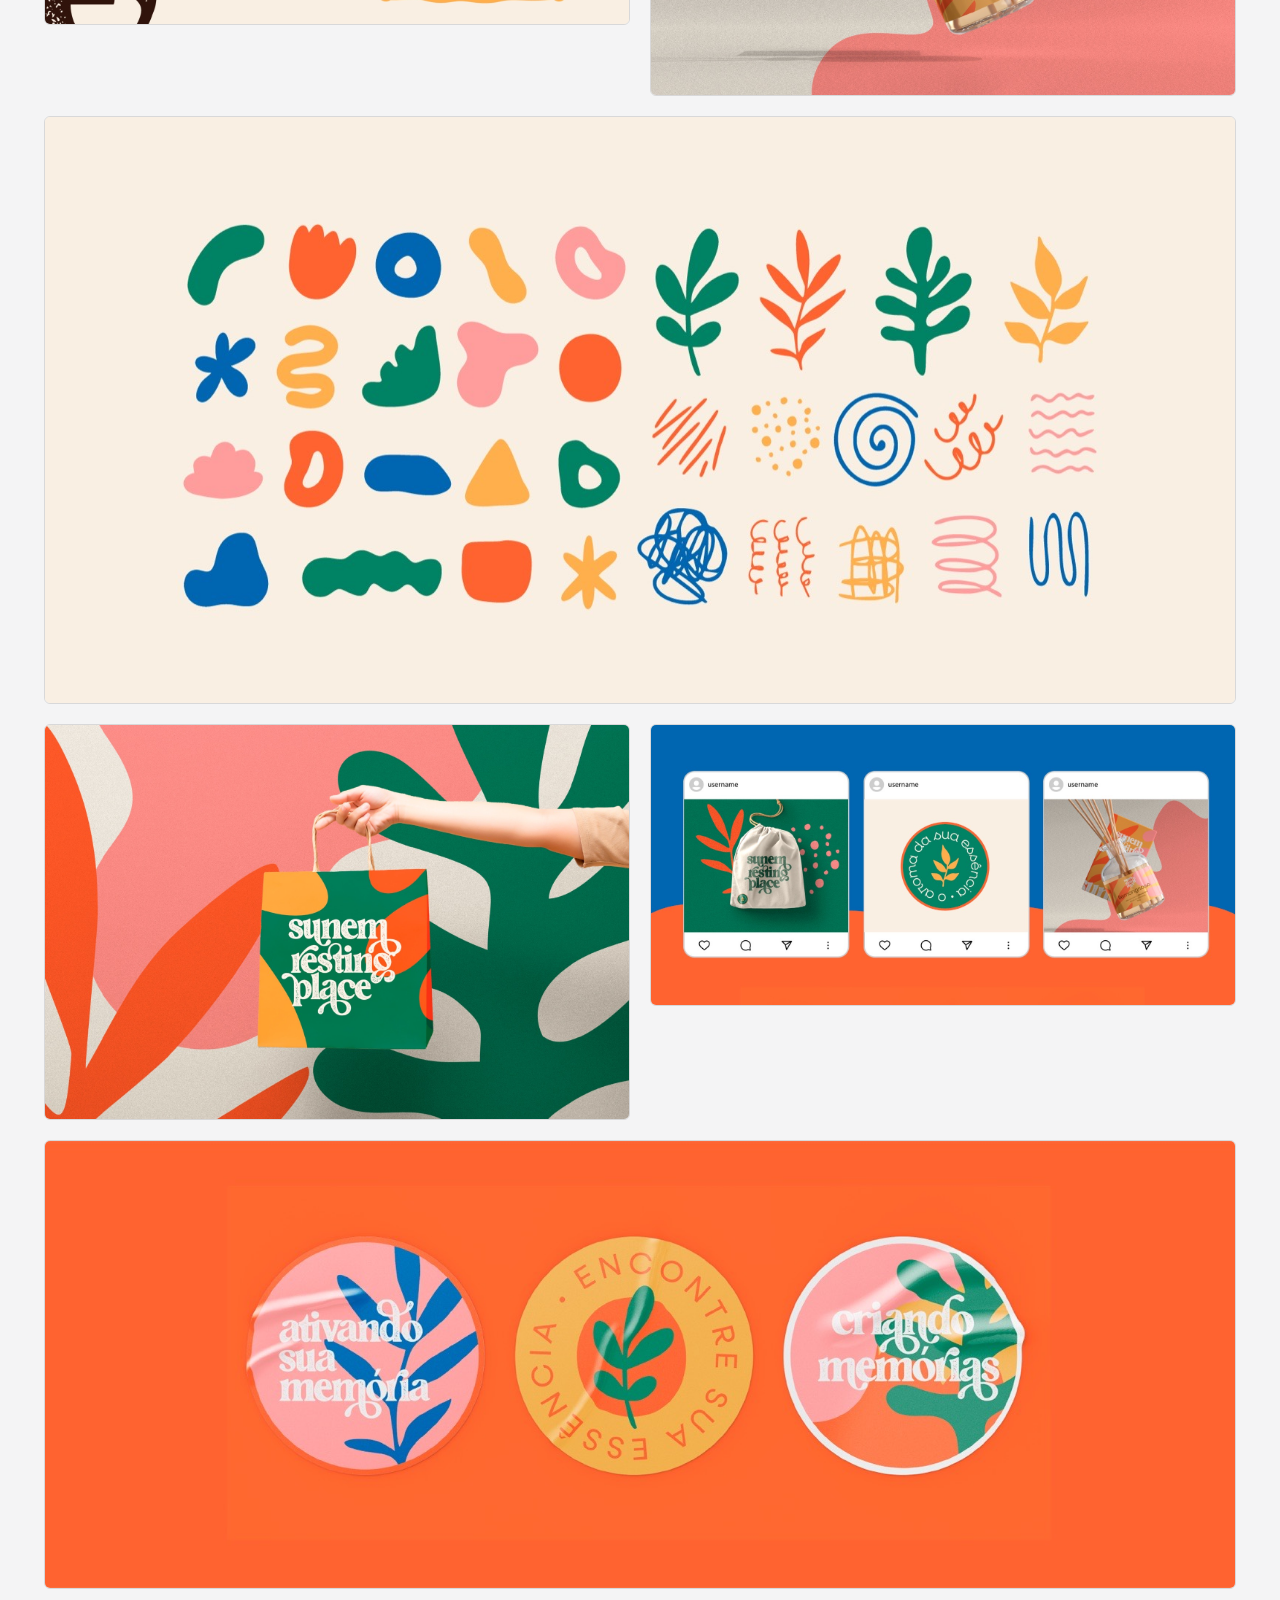
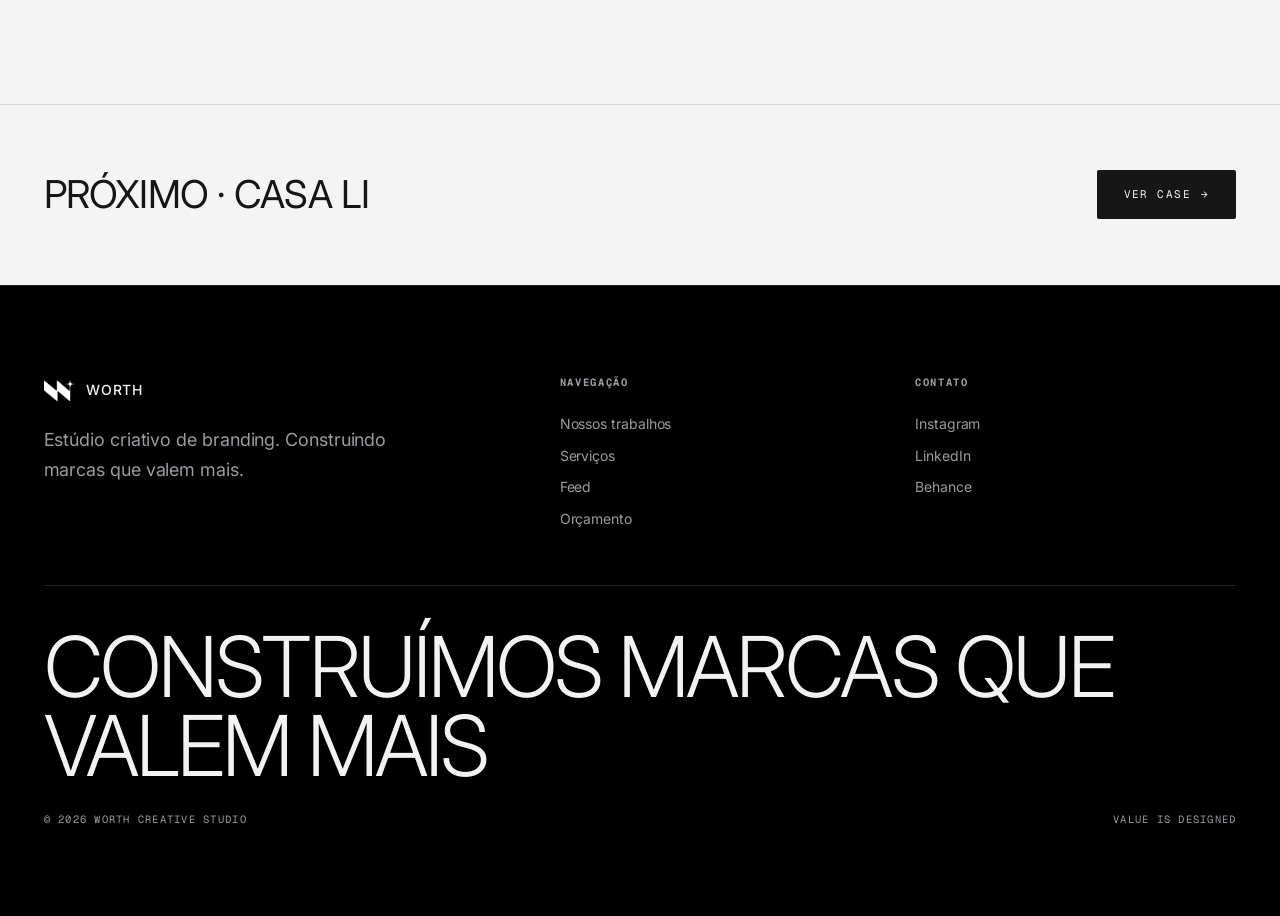
<file: case-sunem.html>
<!DOCTYPE html>
<html lang="pt-BR">
<head>
<meta charset="UTF-8">
<!-- Google tag (gtag.js) -->
<script async src="https://www.googletagmanager.com/gtag/js?id=G-2HPTV4CGE3"></script>
<script>
  window.dataLayer = window.dataLayer || [];
  function gtag(){dataLayer.push(arguments);}
  gtag('js', new Date());
  gtag('consent', 'default', { analytics_storage: 'denied' });
  try { if (localStorage.getItem('worth-consent') === 'granted') gtag('consent', 'update', { analytics_storage: 'granted' }); } catch (e) {}
  gtag('config', 'G-2HPTV4CGE3');
</script>
<script src="js/consent.js?v=1" defer></script>
<meta name="viewport" content="width=device-width, initial-scale=1.0">
<title>Worth — Case Sunem</title>
<meta name="description" content="Case Sunem Resting Place — identidade orgânica, ilustração e direção de arte por Worth.">
<link rel="icon" type="image/png" href="img/favicon.png">
<link rel="preconnect" href="https://fonts.googleapis.com">
<link rel="preconnect" href="https://fonts.gstatic.com" crossorigin>
<link href="https://fonts.googleapis.com/css2?family=Inter:wght@300;400;500&family=Geist+Mono:wght@400;500&display=swap" rel="stylesheet">
<link rel="stylesheet" href="css/worth.css?v=29">
</head>
<body class="case-light">

<nav class="nav">
  <button class="langtog" type="button" aria-label="Idioma / Language"><span class="lt on" data-l="pt">PT</span><span class="lt-sep">/</span><span class="lt" data-l="en">EN</span></button>
  <a class="brand" href="index.html"><img src="img/symbol-white.png" alt="Worth">Worth</a>
  <a class="nav-cta" href="index.html#contato">Orçamento</a>
</nav>

<header class="case-hero">
  <div class="wrap">
    <a class="tlink" href="index.html#work"><span class="arr">←</span> Voltar aos trabalhos</a>
    <div class="kicker"><span class="mono">Case · Identidade & Ilustração</span></div>
    <h1 class="case-title am">Sunem</h1>
    <p class="case-sub">Resting Place — um convite ao descanso.</p>
    <div class="case-meta">
      <div><span class="mono">Cliente</span><p>Sunem Resting Place</p></div>
      <div><span class="mono">Entrega</span><p>Identidade · Ilustração · Direção de Arte</p></div>
      <div><span class="mono">Ano</span><p>2026</p></div>
    </div>
  </div>
</header>

<section class="case-cover"><img src="img/cases/sunem-1.jpg" alt="Sunem Resting Place"></section>

<section class="sec case-body">
  <div class="wrap">
    <div class="case-text">
      <p class="lead rv">Sunem Resting Place é um convite ao descanso — uma marca que respira natureza, lentidão e cuidado. Um lugar para chegar, respirar e recarregar.</p>
      <p class="rv">Desenhamos uma identidade orgânica e acolhedora: ilustrações botânicas feitas à mão, uma paleta terrosa de terracota, verde-folha e areia, e uma tipografia suave que transmite serenidade.</p>
      <p class="rv">Cada elemento foi pensado para evocar a sensação de ficar — da papelaria às embalagens. Uma marca calma, natural e atemporal, como o descanso que ela representa.</p>
    </div>
  </div>
</section>

<section class="sec case-gallery" style="padding-top:0">
  <div class="wrap">
    <div class="cg-grid">
      <img class="rv" src="img/cases/sunem-2.jpg" alt="Sunem">
      <img class="rv" src="img/cases/sunem-3.jpg" alt="Sunem">
      <img class="full rv" src="img/cases/sunem-4.jpg" alt="Sunem">
      <img class="rv" src="img/cases/sunem-5.jpg" alt="Sunem">
      <img class="rv" src="img/cases/sunem-6.jpg" alt="Sunem">
      <img class="full rv" src="img/cases/sunem-7.jpg" alt="Sunem">
      <img class="rv" src="img/cases/sunem-8.jpg" alt="Sunem">
      <img class="rv" src="img/cases/sunem-9.jpg" alt="Sunem">
      <img class="full rv" src="img/cases/sunem-10.jpg" alt="Sunem">
    </div>
  </div>
</section>

<section class="case-next">
  <div class="wrap">
    <h3>Próximo · Casa Li</h3>
    <a class="btn btn-fill" href="case-casali.html">Ver case <span class="arr">→</span></a>
  </div>
</section>

<footer class="foot">
  <div class="wrap">
    <div class="top">
      <div><a class="brand" href="index.html"><img src="img/symbol-white.png" alt="">Worth</a>
        <p class="lead" style="margin-top:18px;max-width:32ch">Estúdio criativo de branding. Construindo marcas que valem mais.</p></div>
      <div><h4>Navegação</h4><a href="index.html#work">Nossos trabalhos</a><a href="index.html#servicos">Serviços</a><a href="index.html#feed">Feed</a><a href="index.html#contato">Orçamento</a></div>
      <div><h4>Contato</h4><a href="https://www.instagram.com/worth.creativestudio/" target="_blank" rel="noopener">Instagram</a><a href="https://www.linkedin.com/company/worth-creative-studio/about/?viewAsMember=true" target="_blank" rel="noopener">LinkedIn</a><a href="https://www.behance.net/williamoribes" target="_blank" rel="noopener">Behance</a></div>
    </div>
    <div class="big">Construímos marcas que valem mais</div>
    <div class="bot"><span>© 2026 Worth Creative Studio</span><span>Value Is Designed</span></div>
  </div>
</footer>

<script src="js/worth.js?v=16"></script>
</body>
</html>
</file>
<file: css/worth.css>
/* =========================================================
   WORTH — Creative Studio · Site CSS (v4 — OnePage editorial)
   Monocromático: PRETO + cinza claro + branco. SEM azul.
   Inter neutra · títulos finos justificados · entrada PALAVRA A PALAVRA.
   Hero editorial com slider automático · coverflow 3D · serviços que acendem.
   ========================================================= */

:root{
  --black:#000; --ink:#161616;
  --bg:#EEEEF0; --bg2:#F5F5F6; --paper:#FAFAFB; --white:#f2f2f2;
  --g-card:#141417; --g-card-hi:#202027;
  --mute:#5C5C61; --mute-d:#9A9AA1;
  --line:rgba(22,22,22,.12); --line-d:rgba(255,255,255,.13);
  --container:1500px; --mx:clamp(16px,3.4vw,44px);
  --r:5px; --ease:cubic-bezier(.22,.61,.36,1);
  --sans:'Inter',system-ui,-apple-system,sans-serif;
  --body:'Inter',system-ui,-apple-system,sans-serif;
  --mono:'Geist Mono','SFMono-Regular',ui-monospace,monospace;
}

*{box-sizing:border-box;margin:0;padding:0}
html{scroll-behavior:smooth}
body{font-family:var(--body);background:var(--black);color:#f2f2f2;
  font-weight:400;-webkit-font-smoothing:antialiased;line-height:1.55;
  overflow-x:hidden;letter-spacing:-.005em}
a{color:inherit;text-decoration:none}
img{display:block;max-width:100%}
::selection{background:#3a3a3e;color:#f2f2f2}

.wrap{max-width:var(--container);margin:0 auto;padding-inline:var(--mx)}
.mono{font-family:var(--mono);font-size:10.5px;letter-spacing:.18em;
  text-transform:uppercase;color:var(--mute-d);font-weight:400}
.light .mono{color:var(--mute)}
.lead{font-size:clamp(15px,1.55vw,18px);color:var(--mute-d);max-width:56ch;
  line-height:1.62;font-weight:400}
.light .lead{color:var(--mute)}
.lead.box{text-align:left;text-wrap:pretty}

/* ---------- ENTRADA ANIMADA — palavra a palavra (máscara/rise) ---------- */
.am{display:block}
.am .w{display:inline-block;overflow:hidden;vertical-align:top;
  margin:-.12em 0;padding:.12em 0}
.am .w > span{display:inline-block;transform:translateY(116%);
  transition:transform .8s var(--ease);will-change:transform}
.am.in .w > span{transform:none}
.rv{opacity:0;transform:translateY(16px);transition:.85s var(--ease)}
.rv.in{opacity:1;transform:none}
.rv-2{transition-delay:.08s}.rv-3{transition-delay:.16s}.rv-4{transition-delay:.24s}
@media (prefers-reduced-motion:reduce){
  .am .w > span{transform:none}.rv{opacity:1;transform:none}}

/* ---------- NAV ---------- */
.nav{position:fixed;top:0;left:0;right:0;z-index:50;
  display:grid;grid-template-columns:1fr auto 1fr;align-items:center;
  padding:20px var(--mx);transition:.4s var(--ease);color:#f2f2f2}
.nav.solid{background:rgba(22,22,22,.72);backdrop-filter:blur(18px) saturate(1.2);
  border-bottom:1px solid var(--line-d);padding-block:14px}
.brand{justify-self:center;display:flex;align-items:center;gap:10px;font-family:var(--sans);
  font-weight:500;font-size:15px;letter-spacing:.05em;text-transform:uppercase}
.brand img{height:17px;width:auto}
.nav-cta{justify-self:end}
.nav-cta{font-family:var(--mono);font-size:10.5px;letter-spacing:.14em;text-transform:uppercase;
  border:1px solid var(--line-d);border-radius:2px;padding:13px 18px;transition:.3s var(--ease);color:#f2f2f2}
.nav-cta:focus-visible,.brand:focus-visible,.langtog:focus-visible,.tlink:focus-visible{outline:2px solid #f2f2f2;outline-offset:3px}
.nav-cta:hover{background:#f2f2f2;color:var(--ink);border-color:#f2f2f2}
.langtog{justify-self:start;display:inline-flex;align-items:center;gap:7px;background:none;border:0;
  cursor:pointer;font-family:var(--mono);font-size:11px;letter-spacing:.14em;color:var(--mute-d);padding:6px 0}
.langtog .lt{transition:.25s;color:var(--mute-d)}
.langtog .lt.on{color:#f2f2f2}
.nav.on-light .langtog .lt.on{color:var(--ink)}
.langtog .lt-sep{opacity:.4}
.langtog:hover .lt{color:#f2f2f2}

/* ---------- BUTTONS / LINKS ---------- */
.btn{display:inline-flex;align-items:center;gap:10px;font-family:var(--mono);
  font-size:11px;letter-spacing:.13em;text-transform:uppercase;
  padding:15px 26px;border-radius:2px;transition:.3s var(--ease);cursor:pointer;border:1px solid transparent}
.btn-fill{background:#f2f2f2;color:var(--ink)}
.btn-fill:hover{background:#d6d6da}
.btn .arr,.tlink .arr{transition:.3s var(--ease)}
.btn:hover .arr,.tlink:hover .arr{transform:translateX(4px)}
.tlink{display:inline-flex;align-items:center;gap:9px;font-family:var(--mono);
  font-size:11px;letter-spacing:.13em;text-transform:uppercase;color:var(--mute-d);
  border-bottom:1px solid transparent;padding-bottom:3px;transition:.25s}
.tlink:hover{color:#f2f2f2;border-color:#f2f2f2}
.light .tlink:hover{color:var(--ink);border-color:var(--ink)}

/* ---------- SECTIONS ---------- */
section{position:relative}
.sec{padding-block:clamp(64px,9vw,128px)}
.light{background:var(--bg);color:var(--ink)}
.kicker{display:flex;align-items:center;gap:12px;margin-bottom:30px}
.kicker::before{content:"";width:22px;height:1px;background:var(--mute-d)}
.sec-head{display:flex;justify-content:space-between;align-items:flex-end;
  gap:30px;flex-wrap:wrap;margin-bottom:54px}
.sec-head h2{font-family:var(--sans);font-weight:400;line-height:1.0;letter-spacing:-.025em;
  text-transform:uppercase;font-size:clamp(26px,4vw,50px);max-width:22ch;text-wrap:balance}
.stk-title,.news-h,.case-title,.statement{text-wrap:balance}

/* ---------- HERO (vídeo em loop no fundo + slide bar) ---------- */
.hero{position:relative;min-height:100svh;display:flex;flex-direction:column;
  justify-content:flex-end;color:#f2f2f2;overflow:hidden;background:#000;
  isolation:isolate;
  padding:clamp(120px,15vw,180px) 0 clamp(28px,4vw,48px)}
.hero-video{position:absolute;inset:0;width:100%;height:100%;object-fit:cover;z-index:0}
.hero-shade{position:absolute;inset:0;z-index:1;pointer-events:none;
  background:linear-gradient(180deg,rgba(22,22,22,.45) 0%,rgba(22,22,22,0) 24%,rgba(22,22,22,0) 52%,rgba(22,22,22,.6) 82%,rgba(22,22,22,.95) 100%)}
.sr-only{position:absolute;width:1px;height:1px;padding:0;margin:-1px;overflow:hidden;
  clip:rect(0,0,0,0);white-space:nowrap;border:0}
.hero .toprow{position:absolute;top:clamp(92px,11vw,128px);left:0;right:0;z-index:3}
.hero .toprow .wrap{display:flex;justify-content:space-between;gap:20px;flex-wrap:wrap}
.hero-inner{position:relative;z-index:2;width:100%}
/* hero v3 — vídeo no fundo + texto nas laterais (Value Is / Designed) */
.hero-bg{position:absolute;inset:0;width:100%;height:100%;object-fit:contain;object-position:center 46%;z-index:0}
.hero-flank{position:absolute;inset:0;z-index:2;display:grid;
  grid-template-columns:1fr clamp(520px,58vw,1080px) 1fr;align-items:center;pointer-events:none;margin:0}
.hero-flank span{font-family:var(--sans);font-weight:400;text-transform:uppercase;
  font-size:clamp(20px,2.7vw,44px);letter-spacing:.03em;line-height:1;color:var(--white);
  opacity:0;animation:flankIn .9s var(--ease) .3s forwards}
.hero-flank .hf-l{grid-column:1;justify-self:end;text-align:right;padding-right:clamp(12px,2vw,32px);transform:translateX(-22px)}
.hero-flank .hf-r{grid-column:3;justify-self:start;text-align:left;padding-left:clamp(12px,2vw,32px);transform:translateX(22px)}
@keyframes flankIn{to{opacity:1;transform:translateX(0)}}
@media (max-width:760px){
  /* vídeo sem fundo sobre preto puro — W inteiro, ampliado p/ presença no mobile */
  .hero-bg{object-position:center 44%;transform:scale(1.5)}
  /* frase única "Value Is Designed" centralizada, abaixo do símbolo */
  .hero-flank{display:flex;flex-wrap:wrap;justify-content:center;align-content:flex-end;
    gap:.36em;padding:0 0 14vh}
  .hero-flank span{transform:none;animation:fadeUp .9s var(--ease) .3s forwards;
    grid-column:auto;justify-self:auto;text-align:center;padding:0}
  .hero-flank .hf-l,.hero-flank .hf-r{transform:none}
}
@keyframes fadeUp{from{opacity:0;transform:translateY(12px)}to{opacity:1;transform:none}}
@media (prefers-reduced-motion:reduce){.hero-flank span{animation:none;opacity:1;transform:none}}
.hero-strip{position:relative;z-index:2;margin-top:clamp(20px,3vw,40px);overflow:hidden;
  -webkit-mask-image:linear-gradient(90deg,transparent,#000 6%,#000 94%,transparent);
          mask-image:linear-gradient(90deg,transparent,#000 6%,#000 94%,transparent)}
.hstrip-track{display:flex;gap:14px;width:max-content;animation:strip 32s linear infinite}
.hstrip-track figure{position:relative;flex:0 0 auto;width:clamp(190px,20vw,270px);
  height:clamp(120px,13vw,170px);overflow:hidden;border-radius:4px;background:#15151a}
.hstrip-track img{width:100%;height:100%;object-fit:cover;filter:grayscale(1) contrast(1.04) brightness(.92)}
.hstrip-track figure figcaption{position:absolute;left:10px;bottom:8px;
  font-family:var(--mono);font-size:9px;letter-spacing:.12em;text-transform:uppercase;color:rgba(255,255,255,.85)}
.hstrip-track figure::after{content:"";position:absolute;inset:0;border:1px solid rgba(255,255,255,.1);border-radius:4px}
@keyframes strip{to{transform:translateX(-50%)}}
.hero-foot{display:flex;justify-content:space-between;align-items:flex-end;gap:24px;flex-wrap:wrap}
.hero-foot .lead{max-width:46ch}
.icns{display:flex;gap:10px}
.icns span{width:34px;height:34px;border:1px solid var(--line-d);border-radius:3px;
  display:flex;align-items:center;justify-content:center}
.icns svg{width:16px;height:16px;stroke:#f2f2f2;fill:none;stroke-width:1.3}
@media (prefers-reduced-motion:reduce){.hstrip-track{animation:none}}

/* hero v2: degradê em movimento + símbolo girando (vazado) + lettering */
.hero-grad{position:absolute;inset:0;z-index:0;overflow:hidden;
  background:radial-gradient(78% 62% at 50% 38%,#222229 0%,#141418 44%,var(--black) 80%)}
.hero-grad::after{content:"";position:absolute;inset:-25%;
  background:radial-gradient(40% 40% at 30% 28%,rgba(168,170,186,.34),transparent 62%);
  animation:lightsweep 17s ease-in-out infinite alternate;will-change:transform}
.hero-grad::before{content:"";position:absolute;inset:-25%;
  background:radial-gradient(36% 36% at 72% 70%,rgba(132,134,152,.26),transparent 60%);
  animation:lightsweep2 22s ease-in-out infinite alternate;will-change:transform}
@keyframes lightsweep{0%{transform:translate(-6%,-4%)}100%{transform:translate(34%,26%)}}
@keyframes lightsweep2{0%{transform:translate(6%,8%)}100%{transform:translate(-28%,-18%)}}
/* grain leve sobre a luz */
.hero-grain{position:absolute;inset:0;z-index:1;pointer-events:none;opacity:.07;mix-blend-mode:overlay;
  background-image:url("data:image/svg+xml,%3Csvg xmlns='http://www.w3.org/2000/svg' width='160' height='160'%3E%3Cfilter id='n'%3E%3CfeTurbulence type='fractalNoise' baseFrequency='.85' numOctaves='2' stitchTiles='stitch'/%3E%3C/filter%3E%3Crect width='100%25' height='100%25' filter='url(%23n)'/%3E%3C/svg%3E");background-size:170px}
/* logo em vídeo (vidro) sobre os textos, centralizado, em loop */
.hero-symbol{position:absolute;inset:0;z-index:3;display:flex;align-items:center;justify-content:center;pointer-events:none}
.hero-logo{width:clamp(260px,38vw,640px);height:auto;mix-blend-mode:screen;
  -webkit-mask-image:radial-gradient(closest-side at 50% 50%,#000 52%,transparent 96%);
          mask-image:radial-gradient(closest-side at 50% 50%,#000 52%,transparent 96%)}
@media (prefers-reduced-motion:reduce){.hero-grad::after,.hero-grad::before{animation:none}}

/* intro: frase central + slide bar 3D rotatório automático */
.intro-sec{position:relative;overflow:hidden;display:flex;align-items:center;justify-content:center;
  text-align:center;min-height:90vh;padding-block:clamp(96px,13vw,150px)}
.intro-line{font-family:var(--sans);font-weight:300;font-size:clamp(20px,2.7vw,38px);
  letter-spacing:-.02em;line-height:1.32;max-width:22ch;margin:0 auto;color:#f2f2f2}
.intro-line em{font-style:normal;color:var(--mute-d)}
/* campo de imagens flutuando (coloridas) */
.field-imgs{position:absolute;inset:0;z-index:0;pointer-events:none}
.fi{position:absolute;left:var(--x);top:var(--y);
  width:calc(clamp(58px,6.6vw,98px) * var(--s,1));aspect-ratio:1;
  border-radius:16px;overflow:hidden;box-shadow:0 18px 44px rgba(0,0,0,.45);
  animation:floatY var(--t,8s) ease-in-out infinite;animation-delay:var(--d,0s);will-change:transform}
.fi img{width:100%;height:100%;object-fit:cover}
@keyframes floatY{0%,100%{transform:translateY(0)}50%{transform:translateY(-16px)}}
.intro-center{position:relative;z-index:2;max-width:760px}
.intro-center::before{content:"";position:absolute;inset:-50% -25%;z-index:-1;
  background:radial-gradient(closest-side,rgba(22,22,22,.92) 30%,rgba(22,22,22,.55) 60%,transparent 100%)}
@media (prefers-reduced-motion:reduce){.fi{animation:none}}
/* mobile: boxes diagramados acima e abaixo do texto (sem invadir a leitura) */
@media (max-width:680px){
  .intro-sec{min-height:auto;padding-block:clamp(120px,30vw,180px)}
  .fi{width:calc(clamp(54px,15vw,82px)*var(--s,1))}
  .fi{display:none}
  .fi:nth-child(1),.fi:nth-child(4),.fi:nth-child(6),
  .fi:nth-child(8),.fi:nth-child(9),.fi:nth-child(11){display:block}
  /* faixa de cima — logo acima do texto */
  .fi:nth-child(1){left:6%!important;top:9%!important}
  .fi:nth-child(6){left:42%!important;top:4%!important}
  .fi:nth-child(4){left:72%!important;top:11%!important}
  /* faixa de baixo — logo abaixo do texto */
  .fi:nth-child(8){left:8%!important;top:88%!important}
  .fi:nth-child(9){left:44%!important;top:93%!important}
  .fi:nth-child(11){left:70%!important;top:86%!important}
}

/* grade de trabalhos (estilo Valkiria, coloridas) */
.work-grid{display:grid;grid-template-columns:repeat(3,1fr);gap:clamp(14px,1.6vw,24px)}
.wg-card{display:block}
.wg-img{aspect-ratio:4/5;border-radius:8px;overflow:hidden;background:#15151a}
.wg-img img{width:100%;height:100%;object-fit:cover;transition:transform .5s var(--ease)}
@media (hover:hover) and (pointer:fine){.wg-card:hover .wg-img img{transform:scale(1.045)}}
.wg-meta{display:flex;justify-content:space-between;align-items:baseline;gap:14px;padding-top:14px}
.wg-meta h3{font-family:var(--sans);font-weight:400;text-transform:uppercase;
  font-size:clamp(16px,1.6vw,21px);letter-spacing:-.01em}
.wg-meta span{font-family:var(--mono);font-size:10.5px;letter-spacing:.1em;text-transform:uppercase;color:var(--mute-d);text-align:right}
@media (max-width:760px){.work-grid{grid-template-columns:1fr 1fr}}
@media (max-width:520px){.work-grid{grid-template-columns:1fr}}

/* ---------- STACKING CARDS (Nossos trabalhos — conteúdo à esq. + mockup colorido à dir.) ---------- */
.stack{display:flex;flex-direction:column;gap:clamp(20px,3vw,40px)}
.stk-card{position:sticky;top:calc(96px + var(--i) * 16px);
  display:grid;grid-template-columns:1.02fr .98fr;gap:clamp(22px,2.6vw,44px);
  min-height:clamp(420px,72vh,620px);
  padding:clamp(20px,2.4vw,34px);
  border-radius:clamp(18px,1.8vw,30px);overflow:hidden;
  background:var(--g-card);border:1px solid var(--line-d);
  box-shadow:0 30px 80px rgba(0,0,0,.45);
  transform-origin:center top;will-change:transform;
  transition:transform .6s var(--ease)}
/* coluna esquerda: conteúdo agrupado */
.stk-body{display:flex;flex-direction:column;justify-content:space-between;
  gap:clamp(28px,4vw,52px);min-width:0;padding:clamp(10px,1.4vw,22px)}
.stk-title{font-family:var(--sans);font-weight:400;text-transform:uppercase;
  letter-spacing:-.03em;line-height:.94;font-size:clamp(38px,5vw,82px);
  display:flex;flex-direction:column}
.stk-title .dim{color:var(--mute-d)}
.stk-foot{display:flex;flex-direction:column;gap:20px;max-width:46ch}
.stk-tags{display:flex;flex-wrap:wrap;gap:9px}
.stk-tags span{font-family:var(--mono);font-size:10.5px;letter-spacing:.1em;text-transform:uppercase;
  color:var(--mute-d);border:1px solid var(--line-d);border-radius:40px;padding:8px 16px;transition:.25s var(--ease)}
.stk-card:hover .stk-tags span{border-color:rgba(255,255,255,.28);color:#f2f2f2}
.stk-intro{display:flex;gap:12px;font-size:clamp(15px,1.4vw,18px);line-height:1.55;
  color:#f2f2f2;font-weight:300;max-width:42ch}
.stk-intro .spark{font-style:normal;color:var(--mute-d);font-size:.9em;line-height:1.7;flex:0 0 auto}
.stk-go{display:inline-flex;align-items:center;gap:9px;align-self:flex-start;
  font-family:var(--mono);font-size:11px;letter-spacing:.13em;text-transform:uppercase;color:var(--mute-d);
  border:1px solid var(--line-d);border-radius:40px;padding:11px 20px;transition:.3s var(--ease);margin-top:4px}
.stk-card:hover .stk-go{background:#f2f2f2;color:var(--ink);border-color:#f2f2f2}
.stk-card:hover .stk-go .arr{transform:translateX(4px)}
.stk-go .arr{transition:.3s var(--ease)}
/* coluna direita: mockup colorido */
.stk-media{position:relative;border-radius:clamp(12px,1.2vw,20px);overflow:hidden;background:#15151a}
.stk-media img{position:absolute;inset:0;width:100%;height:100%;object-fit:cover;
  transition:transform 1s var(--ease)}
@media (hover:hover) and (pointer:fine){.stk-card:hover .stk-media img{transform:scale(1.04)}}
@media (max-width:760px){
  .stk-card{grid-template-columns:1fr;grid-template-rows:auto 1fr;
    top:calc(72px + var(--i) * 12px);min-height:clamp(420px,72vh,560px)}
  .stk-body{order:1;gap:22px;padding:6px}
  .stk-media{order:2;min-height:clamp(180px,32vh,280px)}
  .stk-title{font-size:clamp(34px,9vw,52px)}
}
@media (prefers-reduced-motion:reduce){.stk-card{transition:none}}
.rota{position:relative;height:clamp(150px,17vw,224px);perspective:1500px;transform-style:preserve-3d}
.rota-card{position:absolute;top:50%;left:50%;width:clamp(220px,24vw,330px);aspect-ratio:16/10;
  border-radius:6px;overflow:hidden;background:#15151a;
  box-shadow:0 22px 55px rgba(0,0,0,.55);
  transition:transform 1.1s var(--ease),opacity .8s var(--ease)}
.rota-card img{width:100%;height:100%;object-fit:cover;filter:grayscale(1) contrast(1.04) brightness(.9)}

/* big justified statement (content box) */
.statement{font-family:var(--sans);font-weight:400;letter-spacing:-.02em;line-height:1.1;
  text-transform:uppercase;font-size:clamp(23px,3.4vw,44px);
  text-align:justify;text-align-last:justify;max-width:24ch}

/* ---------- GRID ---------- */
.grid{display:grid;gap:1px;background:var(--line-d)}
.light .grid{background:var(--line)}
.grid.gap{background:transparent;gap:clamp(14px,1.6vw,20px)}
.g2{grid-template-columns:repeat(2,1fr)}
.g3{grid-template-columns:repeat(3,1fr)}
.g4{grid-template-columns:repeat(4,1fr)}

/* ---------- COVERFLOW 3D (Nossos trabalhos) ---------- */
.cover{position:relative}
.cover-stage{position:relative;height:clamp(360px,44vw,540px);
  perspective:1700px;transform-style:preserve-3d}
.cover-card{position:absolute;top:50%;left:50%;
  width:clamp(230px,29vw,360px);aspect-ratio:4/5;
  transition:transform .7s var(--ease),opacity .55s var(--ease);
  cursor:pointer;border-radius:6px;overflow:hidden;background:#15151a;
  box-shadow:0 30px 70px rgba(0,0,0,.55)}
.cover-card img{width:100%;height:100%;object-fit:cover;
  filter:saturate(.7) brightness(.7);transition:.6s var(--ease)}
.cover-card.active img{filter:saturate(1.05) brightness(1)}
.cover-card .cc-meta{position:absolute;inset:auto 0 0 0;padding:20px;
  background:linear-gradient(transparent,rgba(22,22,22,.9));
  opacity:0;transition:.5s var(--ease)}
.cover-card.active .cc-meta{opacity:1}
.cover-card .cc-meta h3{font-family:var(--sans);font-weight:400;text-transform:uppercase;
  font-size:clamp(17px,1.8vw,22px);letter-spacing:-.01em}
.cover-card .cc-meta .tlink{margin-top:8px;color:#f2f2f2;border-color:rgba(255,255,255,.4)}
.cover-card .soon{position:absolute;top:14px;left:14px;font-family:var(--mono);
  font-size:9.5px;letter-spacing:.12em;text-transform:uppercase;color:var(--mute-d);z-index:2}
.cnav{position:absolute;top:50%;transform:translateY(-50%);z-index:40;
  width:52px;height:52px;border:1px solid var(--line-d);background:rgba(22,22,22,.4);
  backdrop-filter:blur(6px);border-radius:50%;color:#f2f2f2;cursor:pointer;font-size:17px;
  transition:.3s var(--ease);display:flex;align-items:center;justify-content:center}
.cnav:hover{background:#f2f2f2;color:var(--ink);border-color:#f2f2f2}
.cprev{left:clamp(-6px,1vw,16px)}
.cnext{right:clamp(-6px,1vw,16px)}
.cover-dots{display:flex;gap:7px;justify-content:center;margin-top:34px}
.cover-dots i{width:6px;height:6px;border-radius:50%;background:var(--line-d);transition:.3s;cursor:pointer}
.cover-dots i.on{background:#f2f2f2;width:20px;border-radius:3px}

/* ---------- PROJECT CARDS (genérico) ---------- */
.work-card{position:relative;overflow:hidden;background:#15151a;
  aspect-ratio:4/5;display:block;cursor:pointer;border-radius:var(--r)}
.work-card img{width:100%;height:100%;object-fit:cover;filter:grayscale(1) contrast(1.03) brightness(.9);
  transition:1s var(--ease);transform:scale(1.02)}
.work-card:hover img{transform:scale(1.06);filter:grayscale(1) brightness(1)}
.work-card .meta{position:absolute;inset:auto 0 0 0;z-index:2;padding:20px;color:#f2f2f2;
  background:linear-gradient(transparent,rgba(22,22,22,.88))}
.work-card .meta h3{font-family:var(--sans);font-weight:400;text-transform:uppercase;
  font-size:clamp(16px,1.7vw,21px);letter-spacing:-.01em}
.tg{font-family:var(--mono);font-size:9.5px;letter-spacing:.12em;text-transform:uppercase;color:var(--mute-d)}

/* ---------- SERVICES (textos soltos · hover acende + imagem ao lado) ---------- */
.svc-x{display:grid;grid-template-columns:1.45fr .8fr;gap:clamp(28px,5vw,72px);align-items:start}
.svc-names{display:flex;flex-direction:column}
.svc-row{display:grid;grid-template-columns:52px 1fr;gap:20px;align-items:baseline;cursor:pointer;
  padding:clamp(16px,2.1vw,28px) 0;border-top:1px solid var(--line-d);
  transition:padding .4s var(--ease)}
.svc-row:last-child{border-bottom:1px solid var(--line-d)}
.svc-row .num{font-family:var(--mono);font-size:11px;color:var(--mute-d);transition:.4s}
.svc-row .sname{font-family:var(--sans);font-weight:400;text-transform:uppercase;
  font-size:clamp(24px,3.6vw,50px);letter-spacing:-.025em;line-height:1;color:#46464c;transition:color .4s var(--ease)}
.svc-row .sdesc{display:block;color:var(--mute-d);font-size:13.5px;margin-top:10px;max-width:42ch;
  max-height:0;opacity:0;overflow:hidden;transition:.45s var(--ease)}
/* item sob o cursor OU aberto (clique) acende; os demais ficam em cinza escuro */
.svc-names .svc-row:hover .sname,.svc-names .svc-row.open .sname{color:#f2f2f2}
.svc-names .svc-row:hover,.svc-names .svc-row.open{padding-left:14px}
.svc-names .svc-row:hover .num,.svc-names .svc-row.open .num{color:#f2f2f2}
.svc-names .svc-row:hover .sdesc,.svc-names .svc-row.open .sdesc{max-height:160px;opacity:1;margin-top:12px}
/* moldura que aparece ao lado */
.svc-frame{position:sticky;top:96px;aspect-ratio:4/5;border-radius:var(--r);overflow:hidden;
  background:#15151a;border:1px solid var(--line-d)}
.svc-frame .svf-img,.svc-frame .svf-vid{position:absolute;inset:0;width:100%;height:100%;object-fit:cover;
  transition:opacity .4s var(--ease)}
.svc-frame .svf-vid{opacity:0}
.svc-frame .fcap{position:absolute;left:0;right:0;bottom:0;padding:18px;
  background:linear-gradient(transparent,rgba(22,22,22,.9));
  font-family:var(--mono);font-size:10.5px;letter-spacing:.14em;text-transform:uppercase;color:rgba(255,255,255,.85)}
@media (max-width:760px){.svc-x{grid-template-columns:1fr}.svc-frame{display:none}}

/* ---------- STAT + ÍCONES dos pilares ---------- */
.stat .picon{width:clamp(40px,4vw,54px);height:clamp(40px,4vw,54px);margin-bottom:20px;
  stroke:currentColor;fill:none;stroke-width:1.2;opacity:.9}
.light .stat .picon{stroke:var(--ink)}
.stat .n{font-family:var(--sans);font-weight:300;font-size:clamp(24px,3.4vw,42px);
  letter-spacing:-.03em;line-height:1;text-transform:uppercase}
.stat p{color:var(--mute-d);margin-top:10px;font-size:13px;max-width:30ch;text-wrap:pretty}
.light .stat p{color:var(--mute)}

/* ---------- FEED (masonry) ---------- */
.feed-grid{columns:3;column-gap:clamp(12px,1.4vw,18px)}
.feed-item{break-inside:avoid;margin-bottom:clamp(12px,1.4vw,18px);border-radius:var(--r);
  overflow:hidden;position:relative;background:#15151a;display:block;cursor:zoom-in;
  width:100%;text-align:left;border:0;padding:0;font:inherit;color:inherit;-webkit-appearance:none;appearance:none}
.feed-item:focus-visible{outline:2px solid #f2f2f2;outline-offset:2px}
.feed-item img,.feed-item video{width:100%;object-fit:cover;display:block;filter:grayscale(1) contrast(1.03) brightness(.9);
  transition:filter .5s var(--ease),transform .6s var(--ease)}
@media (hover:hover) and (pointer:fine){.feed-item:hover img,.feed-item:hover video{transform:scale(1.04);filter:none}}
.feed-item.note{cursor:default}

/* lightbox do feed */
.lightbox{position:fixed;inset:0;z-index:200;background:rgba(7,8,12,.93);backdrop-filter:blur(8px);
  display:flex;align-items:center;justify-content:center;padding:5vw;cursor:zoom-out;
  opacity:0;visibility:hidden;transition:opacity .28s var(--ease)}
.lightbox.open{opacity:1;visibility:visible}
.lightbox img{max-width:92vw;max-height:88vh;border-radius:8px;object-fit:contain;
  transform:scale(.96);transition:transform .3s var(--ease);box-shadow:0 30px 90px rgba(0,0,0,.6)}
.lightbox.open img{transform:scale(1)}
.lb-close{position:absolute;top:24px;right:28px;width:46px;height:46px;border-radius:50%;
  border:1px solid var(--line-d);background:rgba(22,22,22,.5);color:#f2f2f2;cursor:pointer;
  display:flex;align-items:center;justify-content:center;font-size:17px;transition:.25s var(--ease)}
.lb-close:hover{background:#f2f2f2;color:var(--ink)}
.lb-close:active{transform:scale(.95)}

/* box de vidro que segue o cursor */
.cursor-cta{position:fixed;left:0;top:0;z-index:160;pointer-events:none;will-change:transform}
.cca-box{display:inline-flex;align-items:center;gap:8px;padding:13px 24px;border-radius:40px;white-space:nowrap;
  background:rgba(242,242,242,.1);backdrop-filter:blur(16px) saturate(1.5);-webkit-backdrop-filter:blur(16px) saturate(1.5);
  border:1px solid rgba(242,242,242,.3);color:var(--white);
  font-family:var(--mono);font-size:11px;letter-spacing:.14em;text-transform:uppercase;
  opacity:0;transform:translate(-50%,-50%) scale(.8);
  transition:opacity .22s var(--ease),transform .22s var(--ease)}
.cursor-cta.show .cca-box{opacity:1;transform:translate(-50%,-50%) scale(1)}
.feed-item.note{padding:26px;background:var(--g-card);border:1px solid var(--line-d)}
.light .feed-item.note{background:var(--paper);border-color:var(--line)}
.feed-item.note .dot{width:7px;height:7px;border-radius:50%;background:var(--mute-d);margin-bottom:18px}
.feed-item.note h3{font-family:var(--sans);font-weight:400;font-size:20px;
  text-transform:uppercase;letter-spacing:-.02em;line-height:1.12}
.light .feed-item.note h3{color:var(--ink)}
.feed-item .cap{position:absolute;inset:auto 0 0 0;padding:16px;color:#f2f2f2;
  background:linear-gradient(transparent,rgba(22,22,22,.85));font-size:12px}
.feed-item .cap .mono{color:var(--mute-d)}

/* ---------- CONTACT / form ---------- */
.field-row{display:grid;grid-template-columns:1fr 1fr;gap:18px}
.fl{display:flex;flex-direction:column;gap:8px;margin-bottom:20px}
.fl label{font-family:var(--mono);font-size:10.5px;letter-spacing:.14em;text-transform:uppercase;color:var(--mute-d)}
.fl input,.fl textarea{font-family:var(--body);font-size:15px;color:#f2f2f2;
  background:transparent;border:none;border-bottom:1px solid var(--line-d);
  border-radius:0;padding:12px 0;transition:.25s}
.fl input::placeholder,.fl textarea::placeholder{color:var(--mute-d)}
.fl textarea{min-height:110px;resize:vertical}
.fl input:focus,.fl textarea:focus{outline:none;border-color:#f2f2f2}
.chips{display:flex;gap:9px;flex-wrap:wrap}
.fl-label{font-family:var(--mono);font-size:10.5px;letter-spacing:.14em;text-transform:uppercase;color:var(--mute-d)}
.chip{font-family:var(--mono);font-size:10.5px;letter-spacing:.1em;text-transform:uppercase;background:transparent;
  border:1px solid var(--line-d);border-radius:2px;padding:9px 14px;cursor:pointer;transition:.25s;user-select:none;color:var(--mute-d)}
.chip:hover{border-color:#f2f2f2;color:#f2f2f2}
.chip:focus-visible{outline:2px solid #f2f2f2;outline-offset:2px}
.chip.on,.chip[aria-pressed="true"]{background:#f2f2f2;color:var(--ink);border-color:#f2f2f2}

/* ---------- serviços: código ™ + social + obrigado ---------- */
.svc-row .scode{font-family:var(--mono);font-size:.32em;letter-spacing:.06em;
  text-transform:none;color:var(--mute-d);font-style:normal;margin-left:.6em;vertical-align:middle;white-space:nowrap}
.socials{display:flex;gap:12px}
.socials a{width:42px;height:42px;border:1px solid var(--line-d);border-radius:50%;
  display:flex;align-items:center;justify-content:center;color:var(--mute-d);transition:.3s var(--ease)}
.socials a:hover{background:#f2f2f2;color:var(--ink);border-color:#f2f2f2;transform:translateY(-2px)}
.socials svg{width:17px;height:17px;fill:currentColor}
.thankyou .lead{max-width:34ch}

/* ---------- NEWSLETTER (footer) ---------- */
.news{display:flex;justify-content:space-between;align-items:flex-end;gap:30px;flex-wrap:wrap;
  border-top:1px solid var(--line-d);margin-top:clamp(34px,5vw,54px);padding-top:clamp(30px,4vw,44px)}
.news-h{font-family:var(--sans);font-weight:400;text-transform:uppercase;letter-spacing:-.02em;
  font-size:clamp(20px,2.6vw,30px);line-height:1.05;margin-top:14px;max-width:18ch}
.news-form{display:flex;align-items:flex-end;gap:16px;flex-wrap:wrap;flex:1;min-width:280px;max-width:460px}
.news-form input{flex:1;min-width:200px;font-family:var(--body);font-size:15px;color:#f2f2f2;background:transparent;
  border:none;border-bottom:1px solid var(--line-d);border-radius:0;padding:12px 0;transition:.25s}
.news-form input::placeholder{color:var(--mute-d)}
.news-form input:focus{outline:none;border-color:#f2f2f2}
.news-form .btn{white-space:nowrap}
.news-msg{flex-basis:100%;font-family:var(--mono);font-size:10.5px;letter-spacing:.14em;
  text-transform:uppercase;color:var(--mute-d);margin:0;min-height:1.1em}
.news-msg.ok{color:#9fe3b0}.news-msg.err{color:#e39f9f}
@media(max-width:640px){.news{flex-direction:column;align-items:stretch}.news-form{max-width:none}}

/* ---------- FOOTER ---------- */
.foot{background:var(--black);color:#f2f2f2;padding-block:clamp(54px,7vw,88px);
  border-top:1px solid var(--line-d)}
.foot .top{display:grid;grid-template-columns:1.5fr 1fr 1fr;gap:34px;
  padding-bottom:50px;border-bottom:1px solid var(--line-d)}
.foot h4{font-family:var(--mono);font-size:10.5px;letter-spacing:.16em;text-transform:uppercase;
  color:var(--mute-d);margin-bottom:18px}
.foot a{color:var(--mute-d);display:block;padding:5px 0;transition:.2s;font-size:14px}
.foot a:hover{color:#f2f2f2}
.foot .brand{justify-self:start;display:inline-flex;align-items:center;gap:11px;color:#f2f2f2}
.foot .brand img{height:22px;width:auto}
.foot .big{font-family:var(--sans);font-weight:300;font-size:clamp(34px,7vw,84px);
  letter-spacing:-.035em;line-height:.94;margin-block:42px 0;text-transform:uppercase}
.foot .bot{display:flex;justify-content:space-between;flex-wrap:wrap;gap:14px;
  margin-top:26px;font-family:var(--mono);font-size:10.5px;letter-spacing:.12em;
  text-transform:uppercase;color:var(--mute-d)}

/* ---------- CASE PAGES (capas coloridas) ---------- */
.case-hero{padding:clamp(120px,16vw,200px) 0 clamp(28px,4vw,48px);background:var(--black)}
.case-hero .tlink{margin-bottom:28px}
.case-title{font-family:var(--sans);font-weight:400;text-transform:uppercase;
  font-size:clamp(46px,9vw,124px);letter-spacing:-.04em;line-height:.92}
.case-sub{color:var(--mute-d);font-size:clamp(15px,1.7vw,20px);margin-top:12px}
.case-meta{display:flex;gap:clamp(28px,5vw,66px);flex-wrap:wrap;margin-top:clamp(32px,5vw,52px);
  border-top:1px solid var(--line-d);padding-top:26px}
.case-meta .mono{display:block;margin-bottom:8px}
.case-meta p{font-size:15px}
.case-cover{height:clamp(300px,52vw,680px);overflow:hidden}
.case-cover img{width:100%;height:100%;object-fit:cover}
.case-body .case-text{max-width:64ch}
.case-body .lead{font-size:clamp(18px,2.2vw,27px);color:#f2f2f2;line-height:1.5;margin-bottom:24px;font-weight:300}
.case-body p{color:var(--mute-d);margin-bottom:18px;line-height:1.72}
.cg-grid{display:grid;grid-template-columns:repeat(2,1fr);gap:clamp(12px,1.6vw,20px)}
.cg-grid img{width:100%;border-radius:6px;border:1px solid var(--line-d);display:block}
.cg-grid .full{grid-column:1/-1}
.case-book{padding-bottom:clamp(60px,8vw,110px)}
.case-book img{width:100%;border-radius:8px;border:1px solid var(--line-d)}
.case-vid{border-radius:8px;overflow:hidden;border:1px solid var(--line-d);background:#15151a}
.case-vid video{width:100%;display:block}
.case-next{border-top:1px solid var(--line-d)}
.case-next .wrap{display:flex;justify-content:space-between;align-items:center;
  padding-block:clamp(34px,5vw,60px);gap:20px;flex-wrap:wrap}
.case-next h3{font-family:var(--sans);font-weight:400;text-transform:uppercase;
  font-size:clamp(22px,3vw,40px);letter-spacing:-.02em}
@media(max-width:600px){.cg-grid{grid-template-columns:1fr}}

/* full bleed image + marquee "Designing Value" */
.bleed{position:relative;overflow:hidden;height:clamp(320px,48vw,620px)}
.bleed img{width:100%;height:100%;object-fit:cover;filter:grayscale(1) contrast(1.04) brightness(.7)}
.bleed-video{width:100%;height:100%;object-fit:cover;filter:contrast(1.04) brightness(.72)}
.dv-marquee{position:absolute;top:50%;left:0;right:0;transform:translateY(-50%);z-index:2;
  overflow:hidden;white-space:nowrap;pointer-events:none;
  -webkit-mask-image:linear-gradient(90deg,transparent,#000 8%,#000 92%,transparent);
          mask-image:linear-gradient(90deg,transparent,#000 8%,#000 92%,transparent)}
.dv-track{display:inline-block;animation:dvscroll 26s linear infinite}
.dv-track span{font-family:var(--sans);font-weight:400;text-transform:uppercase;
  font-size:clamp(40px,9vw,140px);letter-spacing:-.02em;line-height:1;
  color:rgba(255,255,255,.96);padding:0 .35em}
@keyframes dvscroll{to{transform:translateX(-50%)}}
@media (prefers-reduced-motion:reduce){.dv-track{animation:none}}

/* ---------- RESPONSIVE ---------- */
@media (max-width:1000px){
  .foot .top{grid-template-columns:1fr 1fr}
  .feed-grid{columns:2}
  .svc{grid-template-columns:40px 1fr auto;gap:16px}
  .svc p{grid-column:2/3;grid-row:2}
}
@media (max-width:760px){
  .g3,.g4{grid-template-columns:1fr 1fr}
  .field-row{grid-template-columns:1fr}
  .feed-grid{columns:1}
  .sec-head{margin-bottom:34px}
  .hero h1{text-align-last:left}
}
@media (max-width:520px){
  .g2,.g3,.g4{grid-template-columns:1fr}
  .svc{grid-template-columns:1fr;gap:8px}
  .svc .num,.svc .plus{display:none}
}

/* =========================================================
   CASE PAGES — tema claro (fundo cinza bem fraquinho)
   ========================================================= */
body.case-light{background:#F4F4F5;color:var(--ink)}
body.case-light ::selection{background:#dcdce0;color:var(--ink)}
body.case-light .case-hero{background:transparent}
body.case-light .case-sub{color:var(--mute)}
body.case-light .case-meta{border-top-color:var(--line)}
body.case-light .case-body .lead{color:var(--ink)}
body.case-light .case-body p{color:var(--mute)}
body.case-light .cg-grid img,
body.case-light .case-book img,
body.case-light .case-vid{border-color:var(--line)}
body.case-light .case-next{border-top-color:var(--line)}
body.case-light .btn-fill{background:var(--ink);color:var(--white)}
body.case-light .btn-fill:hover{background:#000}
/* nav sobre fundo claro (texto escuro até rolar) */
body.case-light .nav{color:var(--ink)}
body.case-light .nav .brand img{filter:brightness(0)}
body.case-light .nav-cta{border-color:var(--line);color:var(--ink)}
body.case-light .nav-cta:hover{background:var(--ink);color:var(--white);border-color:var(--ink)}
body.case-light .tlink{border-color:var(--line)}
body.case-light .tlink:hover{color:var(--ink);border-color:var(--ink)}
body.case-light .langtog,body.case-light .langtog .lt{color:var(--mute)}
body.case-light .langtog .lt.on{color:var(--ink)}
body.case-light .kicker::before{background:var(--mute)}
/* nav.solid: volta ao escuro translúcido com conteúdo claro */
body.case-light .nav.solid{color:#f2f2f2}
body.case-light .nav.solid .brand img{filter:none}
body.case-light .nav.solid .nav-cta{border-color:var(--line-d);color:#f2f2f2}
body.case-light .nav.solid .nav-cta:hover{background:#f2f2f2;color:var(--ink);border-color:#f2f2f2}
body.case-light .nav.solid .tlink{border-color:var(--line-d)}
</file>
